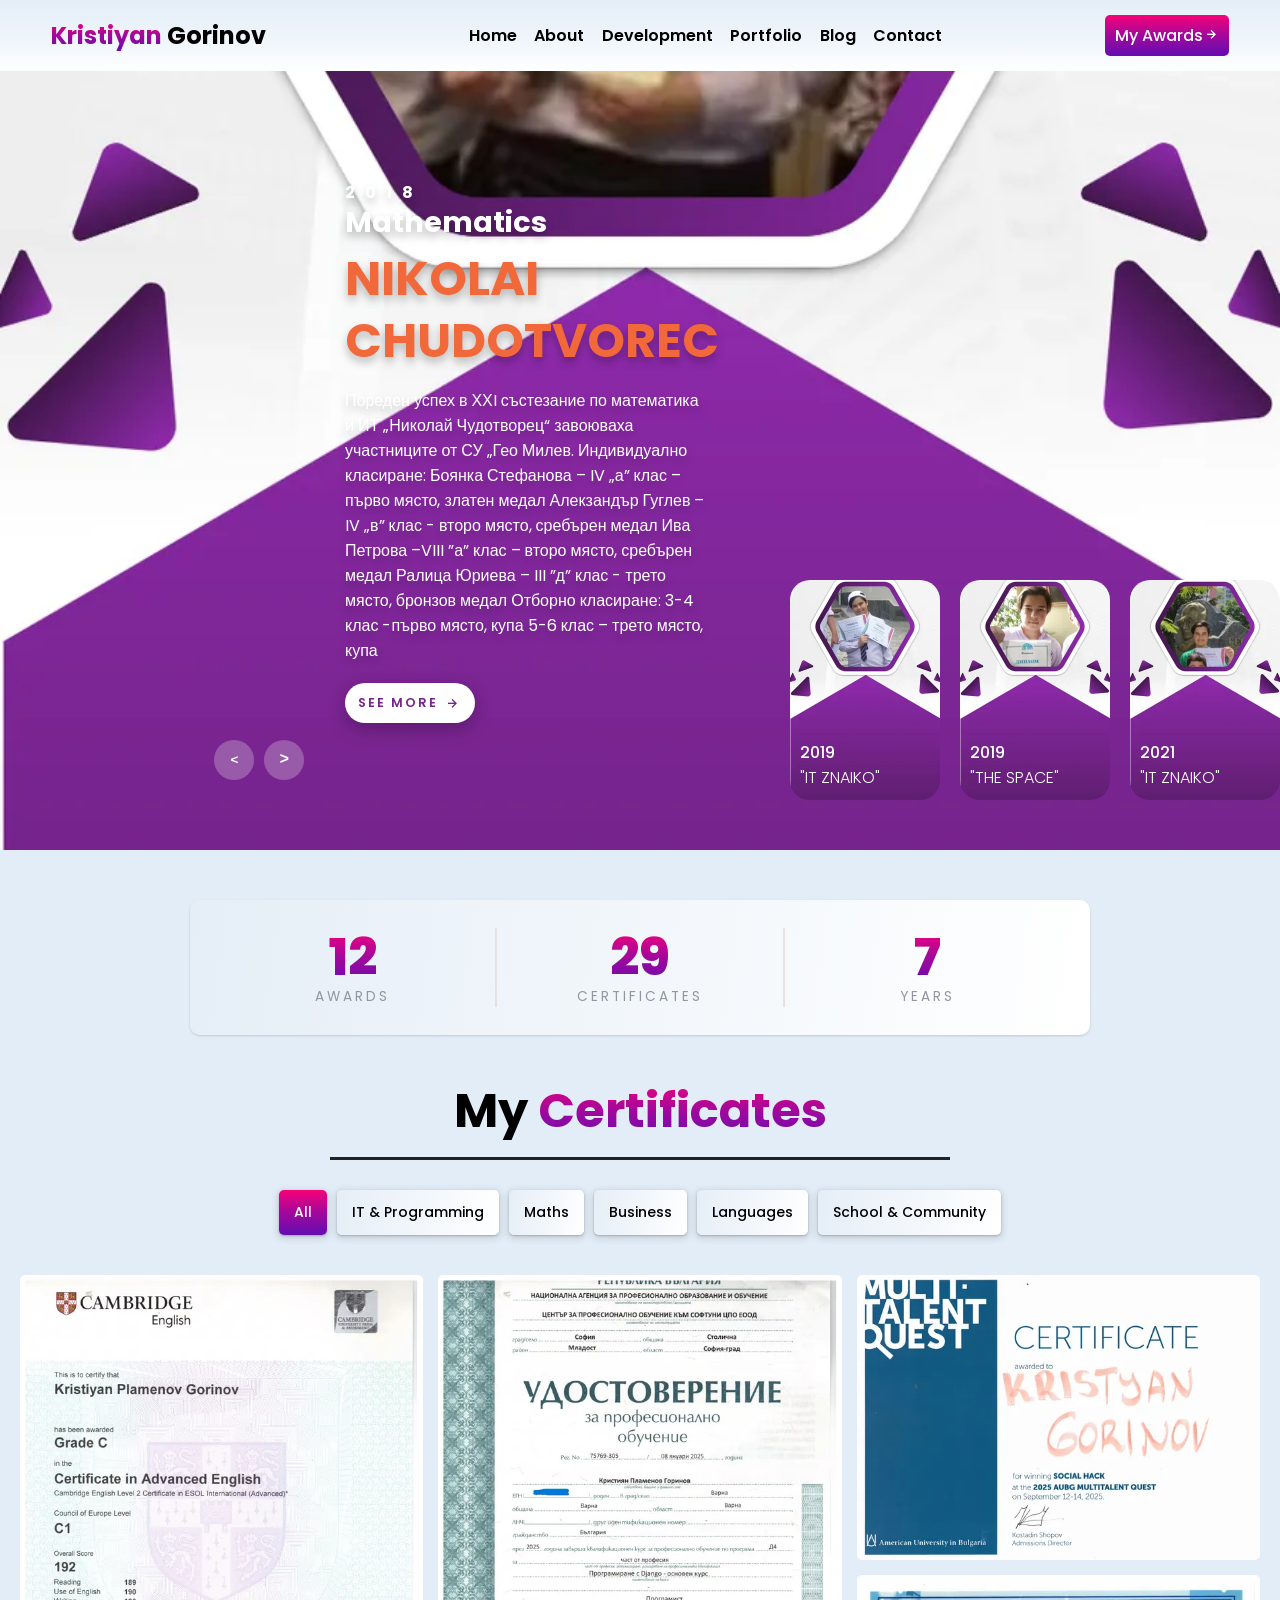
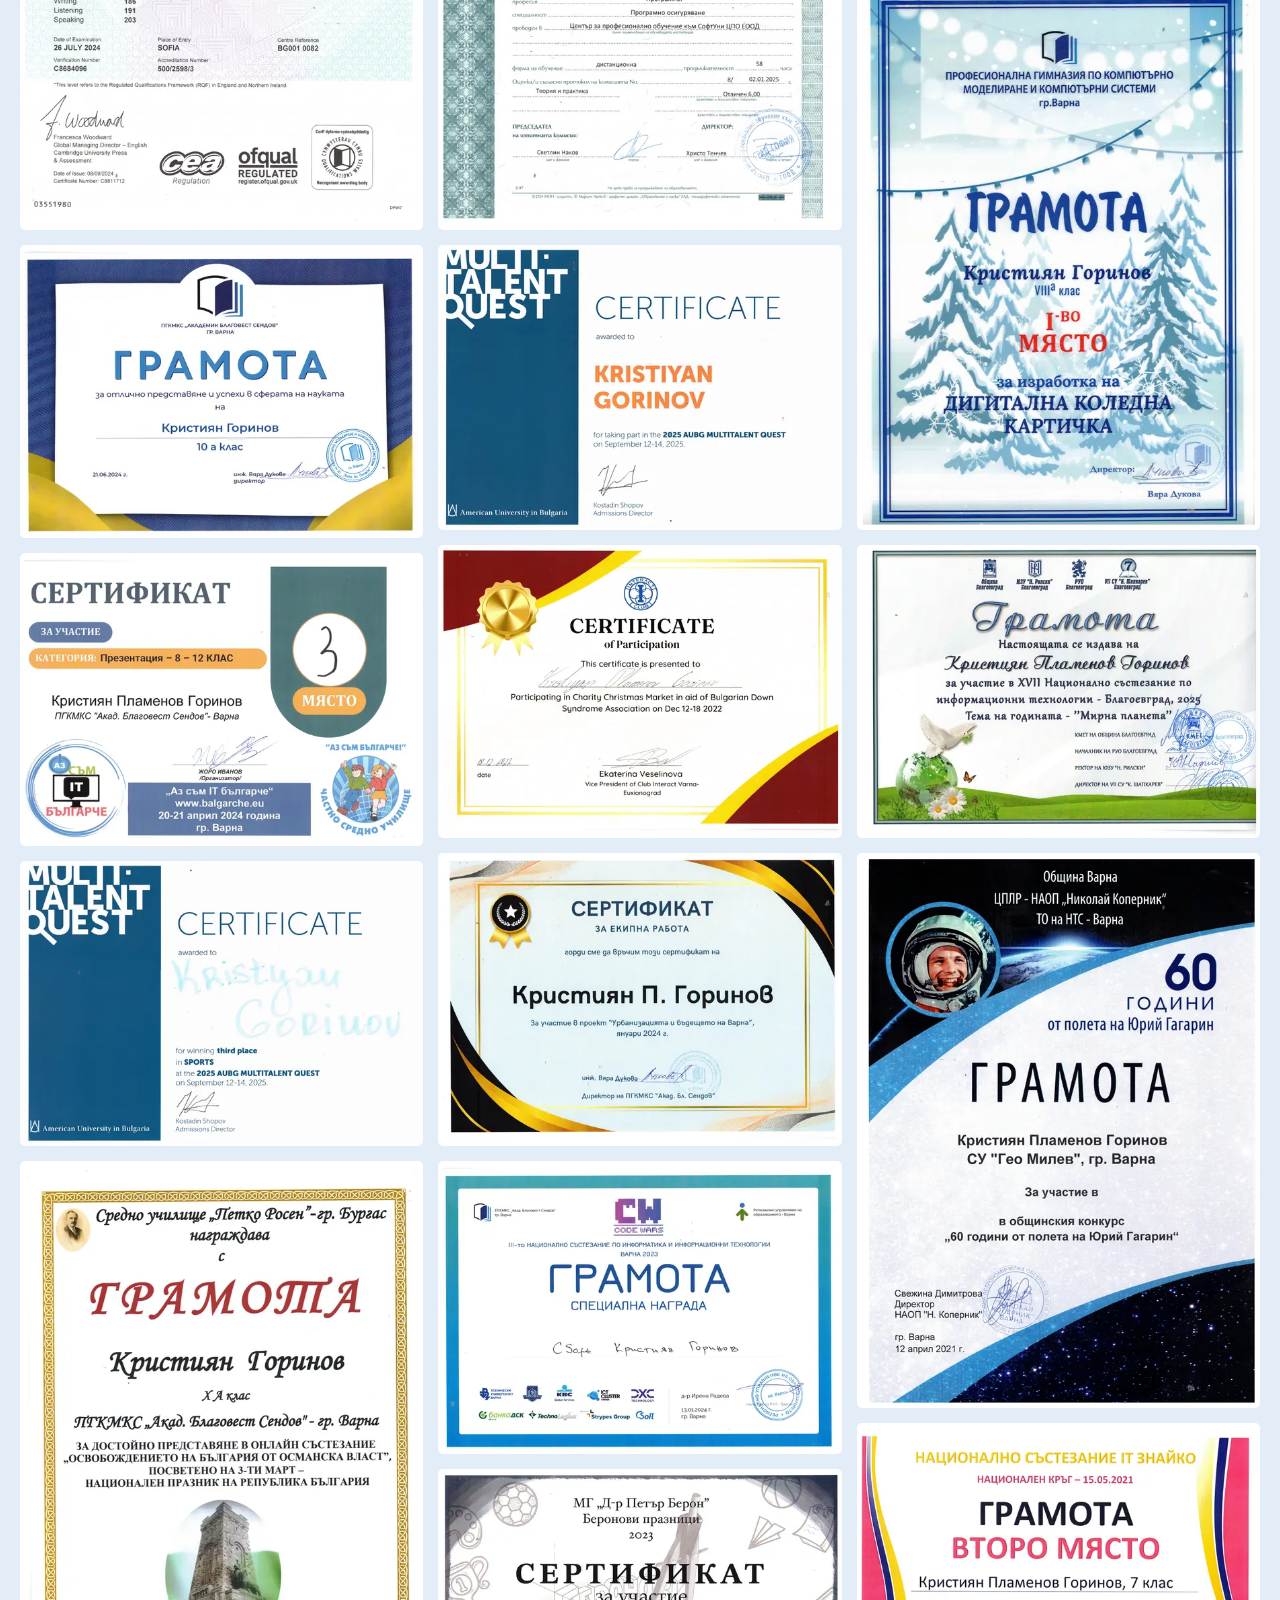
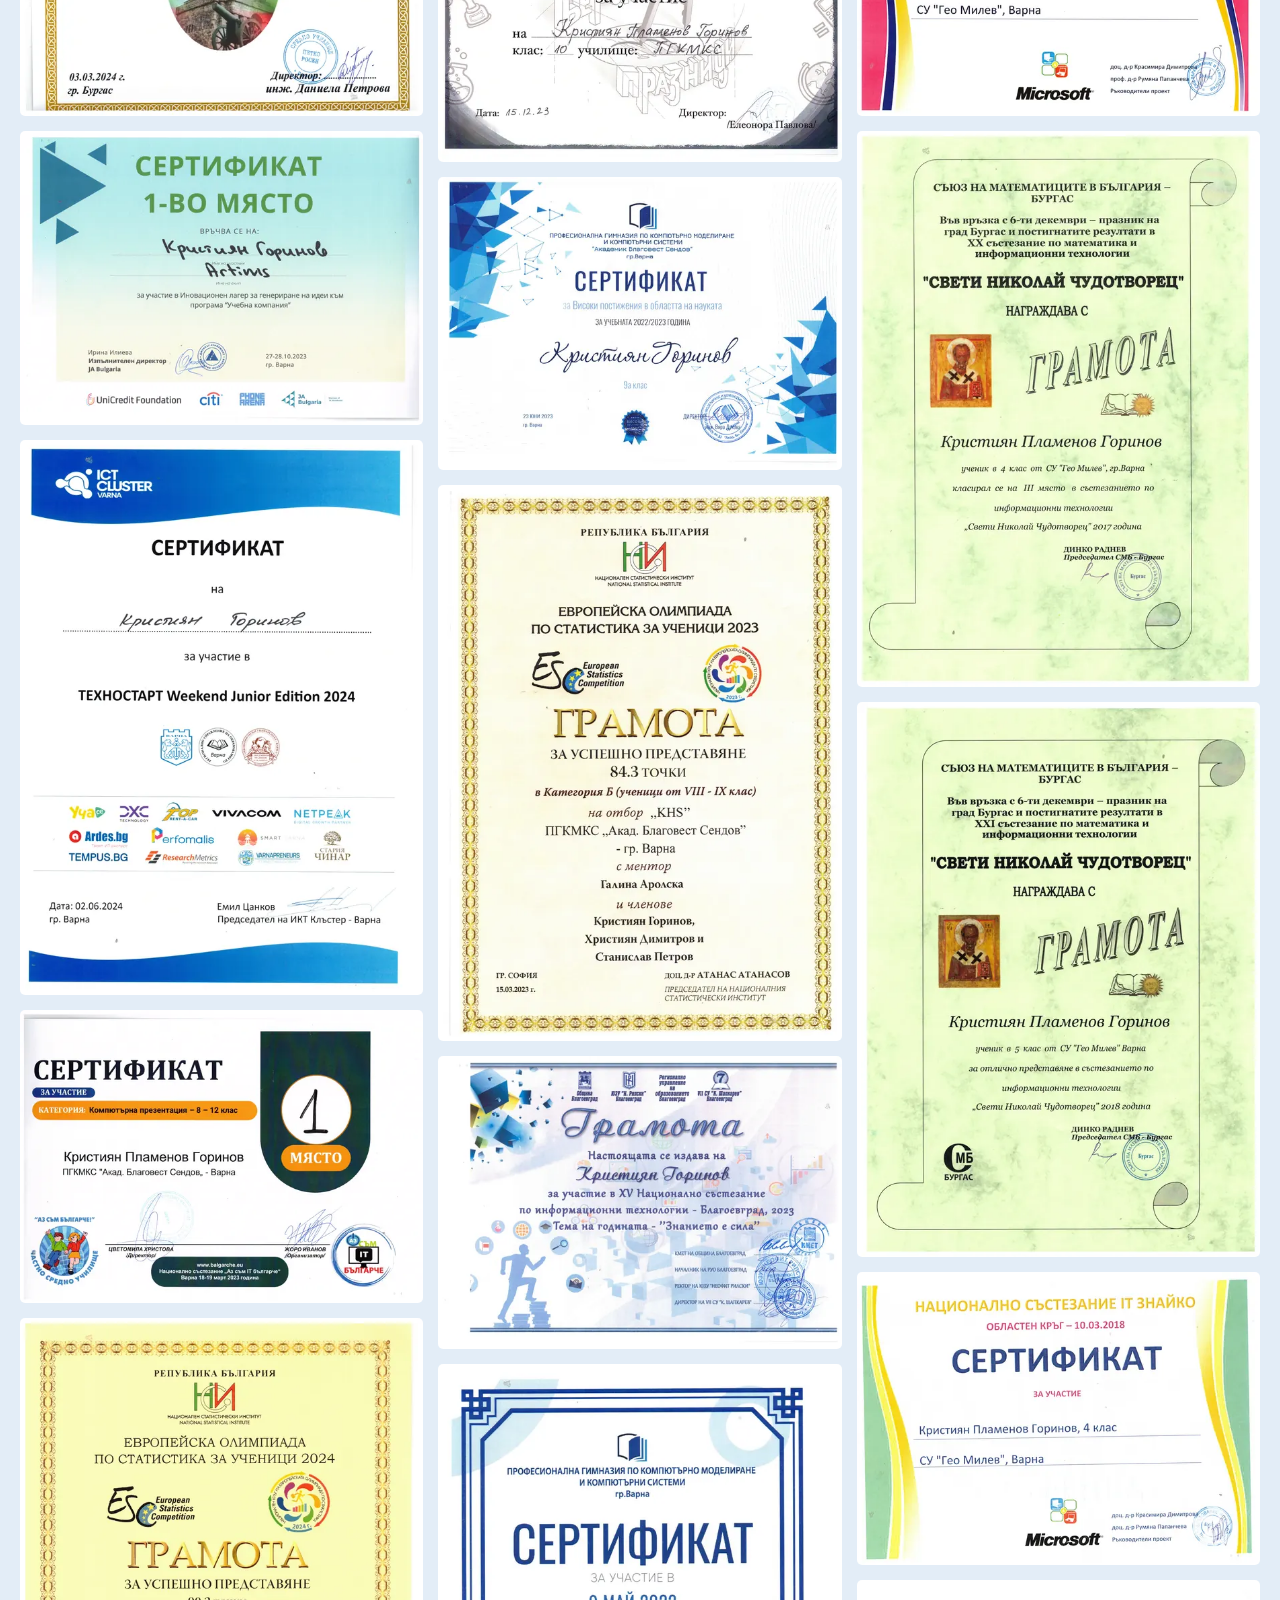
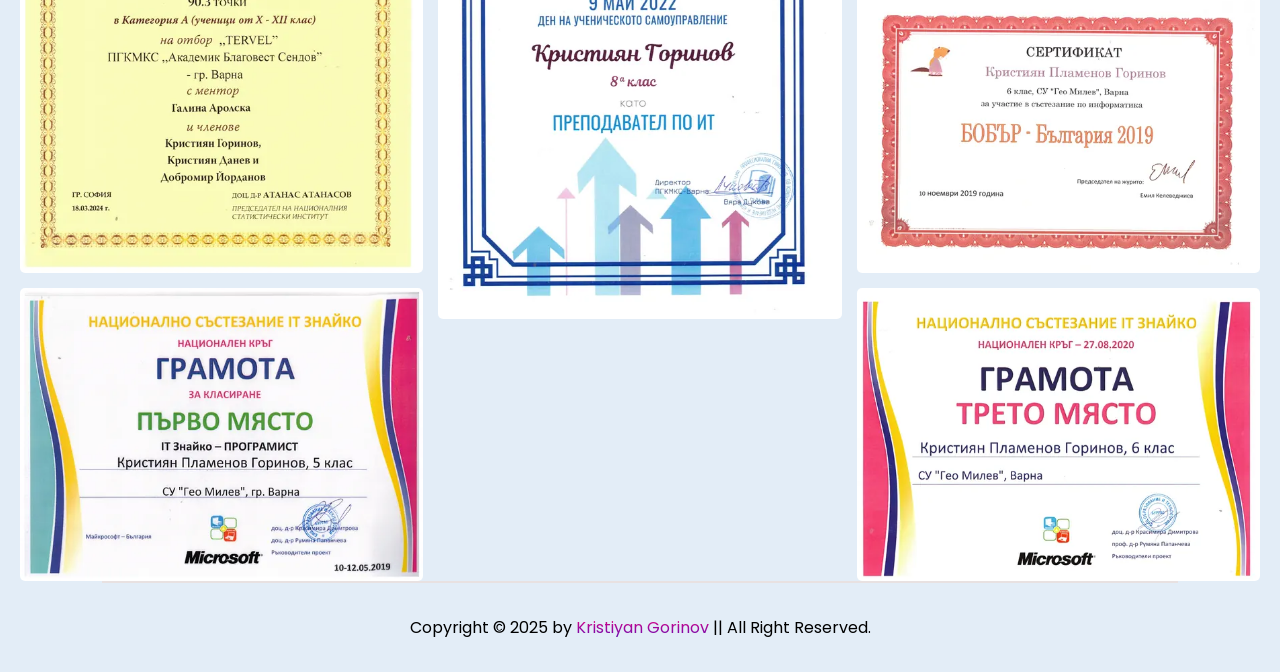
<file: awards.html>
<!DOCTYPE html>
<html lang="en">
<head>
    <meta charset="UTF-8">
    <meta name="viewport" content="width=device-width, initial-scale=1.0">
    <link rel="icon" type="image/png" href="img/portfolio/favicon.png">
    <title>Kristiyan Gorinov</title>
    <script>
        // arriving from another page of this site: skip the loader, the browser crossfades instead
        if(document.referrer && document.referrer.indexOf(location.origin) === 0) document.documentElement.classList.add('from-site');
    </script>
    <link rel="preconnect" href="https://fonts.googleapis.com">
    <link rel="preconnect" href="https://fonts.gstatic.com" crossorigin>
    <link rel="preload" as="image" href="img/activities/opt/slide-01-m.webp" media="(max-width: 678px)" fetchpriority="high">
    <link rel="preload" as="image" href="img/activities/opt/slide-01-d.webp" media="(min-width: 679px)" fetchpriority="high">
    <link rel="stylesheet" href="https://fonts.googleapis.com/css2?family=Poppins:wght@100;200;300;400;500;600;700;800&display=swap">
    <link rel="stylesheet" href="style.css">
    <link rel="stylesheet" href="awards.css">
    <link rel="stylesheet" href="./responsive.css">
    <link href='https://unpkg.com/boxicons@2.1.4/css/boxicons.min.css' rel='stylesheet' media="print" onload="this.media='all'">
</head>


<body class="loading">
    <div id="preloader"></div>
    <div class="overlay"></div>
    <header>
        <a href="index.html" class="logo"><span>Kristiyan</span> Gorinov</a>
        <ul class="navlist">
            <li><a href="index.html#home">Home</a></li>
            <li><a href="index.html#about">About</a></li>
            <li><a href="index.html#services">Development</a></li>
            <li><a href="index.html#portfolio">Portfolio</a></li>
            <li><a href="index.html#blog">Blog</a></li>
            <li><a href="index.html#contact">Contact</a></li>
        </ul>
        <div class="right-header">
            <a href="awards.html" class="btn">My Awards<i class="bx bx-right-arrow-alt"></i></a>
            <div class="menu-icon">
                <div class="bar"></div>
            </div>
        </div>
    </header>

    <!-- carousel -->
    <div class="carousel">
        <!-- list item -->
        <div class="list">
            <div class="item">
                <picture>
                    <source media="(max-width: 678px)" srcset="img/activities/opt/slide-01-m.webp" width="900" height="1600">
                    <img src="img/activities/opt/slide-01-d.webp" alt="Nikolai Chudotvorec, 2018" width="1920" height="1080" fetchpriority="high">
                </picture>
                <div class="content">
                    <div class="author">2018</div>
                    <div class="title">Mathematics</div>
                    <div class="topic">NIKOLAI CHUDOTVOREC</div>
                    <div class="des">
                                Пореден успех в ХХI  състезание по математика и  ИТ „Николай Чудотворец“ завоюваха участниците от СУ „Гео Милев.
                Индивидуално класиране:
        Боянка Стефанова  – IV „а” клас –първо  място, златен  медал
        Алекзандър  Гуглев – IV „в” клас - второ място, сребърен медал
        Ива Петрова –VIII ”а” клас – второ  място, сребърен   медал
        Ралица  Юриева – III ”д” клас - трето място, бронзов  медал
                Отборно класиране:
        3-4 клас  -първо място, купа
        5-6 клас – трето място, купа
                    </div>
                    <div class="buttons">
                        <a href="https://www.geomilev.info/news/poreden-uspeh-v-sstezanieto-n-chudotvorec.html">SEE MORE<i class="bx bx-right-arrow-alt"></i></a>
                    </div>
                </div>
            </div>
            <div class="item">
                <picture>
                    <source media="(max-width: 678px)" srcset="img/activities/opt/slide-02-m.webp" width="900" height="1600">
                    <img src="img/activities/opt/slide-02-d.webp" alt="It Znaiko, 2019" width="1920" height="1080" loading="lazy" decoding="async">
                </picture>
                <div class="content">
                    <div class="author">2019</div>
                    <div class="title">Programming</div>
                    <div class="topic">IT ZNAIKO</div>
                    <div class="des">
                        Теодор Казаков от VI „д” клас  и Кристиян Горинов от V „е” клас са на първо място в категория „Програмист” на финала на Националното състезание „IT Знайко” -  V-VIII клас.Виктор Иванов от V „а” клас е на трета позиция в категория „IT”. Даниел Йорданов  от V „а” клас е с грамота за отлично представяне.                    </div>
                    <div class="buttons">
                        <a href="https://www.geomilev.info/news/za-poreden-pt-na-prvo-myasto.html">SEE MORE<i class="bx bx-right-arrow-alt"></i></a>
                    </div>
                </div>
            </div>
            <div class="item">
                <picture>
                    <source media="(max-width: 678px)" srcset="img/activities/opt/slide-03-m.webp" width="900" height="1600">
                    <img src="img/activities/opt/slide-03-d.webp" alt="The Space, 2019" width="1920" height="1080" loading="lazy" decoding="async">
                </picture>
                <div class="content">
                    <div class="author">2019</div>
                    <div class="title">Web developing</div>
                    <div class="topic">THE SPACE</div>
                    <div class="des">
                        Даниел  Йорданов от  VI „а“  клас  и  Кристиян Горинов – VI „е“  са сред лауреатите на XXI Национален конкурс „Космосът – настояще и бъдеще на човечеството“.
                        В Деня на Народните будители, в Националния политехнически музей в София, Фондация „Еврика“ връчи на официално тържество наградите на лауреатите от конкурса.                    </div>
                    <div class="buttons">
                        <a href="https://www.geomilev.info/news/laureati-ot-xxi-nacionalen-konkurs-kosmost-nastoyashe-i-bdeshe-na-chovechestvoto.html">SEE MORE<i class="bx bx-right-arrow-alt"></i></a>
                    </div>
                </div>
            </div>
            <div class="item">
                <picture>
                    <source media="(max-width: 678px)" srcset="img/activities/opt/slide-04-m.webp" width="900" height="1600">
                    <img src="img/activities/opt/slide-04-d.webp" alt="It Znaiko, 2021" width="1920" height="1080" loading="lazy" decoding="async">
                </picture>
                <div class="content">
                    <div class="author">2021</div>
                    <div class="title">Programming</div>
                    <div class="topic">IT ZNAIKO</div>
                    <div class="des">
                        Участниците от клубовете по интереси IT Academy и Robo Academy представиха и защитиха своите проекти на Националния кръг на състезанието  IT Знайко.
                        За поредна година са класирани на призови места:
                  Раздел УЕБ сайт:
                  7 клас – Кристиян Горинов  7 „е“ – ВТОРО място
                  7 клас – Екип: Даниел Йорданов и Мартин Димитров 7 „а“ - грамота ОРИГИНАЛНА ИДЕЯ                    </div>
                    <div class="buttons">
                        <a href="https://www.geomilev.info/news/prizovi-mesta-za-uchastnici-v-klub-it-academy.html">SEE MORE<i class="bx bx-right-arrow-alt"></i></a>
                    </div>
                </div>
            </div>
            <div class="item">
                <picture>
                    <source media="(max-width: 678px)" srcset="img/activities/opt/slide-05-m.webp" width="900" height="1600">
                    <img src="img/activities/opt/slide-05-d.webp" alt="Statistics Olympiad, 2023" width="1920" height="1080" loading="lazy" decoding="async">
                </picture>
                <div class="content">
                    <div class="author">2023</div>
                    <div class="title">Mathematics</div>
                    <div class="topic">STATISTICS OLYMPIAD</div>
                    <div class="des">
                        📢През м.Януари се проведе първият етап от Националния кръг на Европейската олимпиада по статистика за ученици 2023 📊.
⚡️ За втори етап от ПГКМС "Акад. Благовест Сендов" - Варна успешно се класираха отборите 🏆:
📌 ВМК от Категория А: Мартин Анастасов - 10.в клас и Валентина Димитрова - 10.а клас, с ментор г-жа Павлина Коларова 🔥
📌 KHS от Категория Б: Кристиян Горинов - 9.а клас, Християн Димитров - 9.г клас и Станислав Петров - 9.д клас, с ментор г-жа Галина Аролска 🔥
                    </div>
                    <div class="buttons">
                        <a href="https://www.facebook.com/PGKMKS/posts/pfbid07UgrnLzH1RLcDrZ4qxYcfdck4D1PD4FFBvtpitXhdBfsRf5wbW36SJaXo73FcAwul">SEE MORE<i class="bx bx-right-arrow-alt"></i></a>
                    </div>
                </div>
            </div>
            <div class="item">
                <picture>
                    <source media="(max-width: 678px)" srcset="img/activities/opt/slide-06-m.webp" width="900" height="1600">
                    <img src="img/activities/opt/slide-06-d.webp" alt="Ja Bulgaria, 2023" width="1920" height="1080" loading="lazy" decoding="async">
                </picture>
                <div class="content">
                    <div class="author">2023</div>
                    <div class="title">Business</div>
                    <div class="topic">JA BULGARIA</div>
                    <div class="des">
                        📣 🌟Иновативната идея на екип “Artims”, в който участваха Симон Радански, Мартин Тончев  от XI.г клас и Кристиян Горинов от X.a клас спечели 🥇първо място на Иновационен лагер за генериране на идеи, #УчебнаКомпания, организиран от Junior Achievement Bulgaria , който се състоя на 27 - 28.10. 2023 г. в Икономически университет Варна.                     </div>
                    <div class="buttons">
                        <a href="https://www.facebook.com/PGKMKS/posts/pfbid02obdJjNE6M6DQLZER42D5pp51eYhA9A9g3AQJHZ123mGMExMzdf2ruf1JSAd1q8eTl">SEE MORE<i class="bx bx-right-arrow-alt"></i></a>
                    </div>
                </div>
            </div>
            <div class="item">
                <picture>
                    <source media="(max-width: 678px)" srcset="img/activities/opt/slide-07-m.webp" width="900" height="1600">
                    <img src="img/activities/opt/slide-07-d.webp" alt="Az Sum It Bulgarche, 2023" width="1920" height="1080" loading="lazy" decoding="async">
                </picture>
                <div class="content">
                    <div class="author">2023</div>
                    <div class="title">Presentation</div>
                    <div class="topic">AZ SUM IT BULGARCHE</div>
                    <div class="des">
                        🎉 Учениците от ПГКМКС "Акад. Благовест Сендов" гр . Варна направиха страхотно представяне на Националното състезание по информационни технологии "Аз съм ИТ българче", където участниците имаха 4 часа за разработване на проекти. 
                        🏆 Първо място за Кристиян Горинов от IXа клас в раздел "Презентация" за енергията, която вложи в своя проект;                    </div>
                    <div class="buttons">
                        <a href="https://www.facebook.com/PGKMKS/posts/pfbid02xBJCAvZ4vgnnhaTy4ffbtraXdisHgKmTuPAntkWpP85FfDAdmxjooWGk3kJwZX5El">SEE MORE<i class="bx bx-right-arrow-alt"></i></a>
                    </div>
                </div>
            </div>
            <div class="item">
                <picture>
                    <source media="(max-width: 678px)" srcset="img/activities/opt/slide-08-m.webp" width="900" height="1600">
                    <img src="img/activities/opt/slide-08-d.webp" alt="Beronovite Praznici, 2023" width="1920" height="1080" loading="lazy" decoding="async">
                </picture>
                <div class="content">
                    <div class="author">2023</div>
                    <div class="title">Mathematics</div>
                    <div class="topic">BERONOVITE PRAZNICI</div>
                    <div class="des">
                        🎉🧮 Поздравления за нашите ученици от ПГКМКС "Акад. Благовест Сендов" в град Варна, които взеха участие в математическото състезание "Беронови празници" по случай юбилея на МГ"Д-р П. Берон" на 15.12.23! 🎉🧮
                        Нашите ученици от осми, девети, десети и единадесети клас представиха нашето училище с гордост и достойнство в това интересно и забавно състезание. Училището ни участва с шест отбора, които се справиха отлично! 👏🌟                    </div>
                    <div class="buttons">
                        <a href="https://www.facebook.com/PGKMKS/posts/pfbid026FvFFo29zdBBiz8DH7g3dhN7C1sRv6eAACMpyB5GXyvMadUpSkTWa7YNdDNDPx2Kl">SEE MORE<i class="bx bx-right-arrow-alt"></i></a>
                    </div>
                </div>
            </div>
            <div class="item">
                <picture>
                    <source media="(max-width: 678px)" srcset="img/activities/opt/slide-09-m.webp" width="900" height="1600">
                    <img src="img/activities/opt/slide-09-d.webp" alt="Code Wars, 2023-2024" width="1920" height="1080" loading="lazy" decoding="async">
                </picture>
                <div class="content">
                    <div class="author">2023-2024</div>
                    <div class="title">Programming</div>
                    <div class="topic">CODE WARS</div>
                    <div class="des">
                        📢🏆 През изминалия месец се проведе финалният етап на #CodeWars2023 - едно невероятно състезание, което ни запали с интерес и вълнение! 🌟💻 https://www.facebook.com/codewarsitpg
                        .
                        С гордост обявяваме, че състезанието #CodeWars2023, на ПГКМКС "Акад. Благовест Сендов" в гр. Варна, беше истинска арена на технологиите и програмирането! 💥🔥                    </div>
                    <div class="buttons">
                        <a href="https://www.facebook.com/codewars.itpg/posts/pfbid024rze2rQFup3RhjoxNWMPiusqwP9k55yfwxzPbRtwAuBCZTwWUi9xcz2pn5AAjZk2l">SEE MORE<i class="bx bx-right-arrow-alt"></i></a>
                    </div>
                </div>
            </div>
            <div class="item">
                <picture>
                    <source media="(max-width: 678px)" srcset="img/activities/opt/slide-10-m.webp" width="900" height="1600">
                    <img src="img/activities/opt/slide-10-d.webp" alt="Technostart, 2024" width="1920" height="1080" loading="lazy" decoding="async">
                </picture>
                <div class="content">
                    <div class="author">2024</div>
                    <div class="title">Business</div>
                    <div class="topic">TechnoStart</div>
                    <div class="des">
                        🏆 С гордост представяме отбора от ПГКМКС "Акад. Благовест Сендов" от Варна, който се превърна в победител на  🚀 ТЕХНОСТАРТ Weekend Junior Edition 2024, организиран от ICT Cluster Varna / ИКТ Клъстер Варна ! 🎉
                        Състезанието, което продължи три дни, беше изпълнено с вдъхновение, креативност и страст към технологиите. Участваха 40 отбора с общо 150 ученици, които представиха своите бизнес идеи и се състезаваха за награден фонд от над 10 000 лв.                    </div>
                    <div class="buttons">
                        <a href="https://www.facebook.com/PGKMKS/posts/pfbid02oXUcBfYf4sNfHZAtYbUGm6vCzzcDmSzEg3KCsYCUMuud1MXPNEKneCEi3nU1S743l">SEE MORE<i class="bx bx-right-arrow-alt"></i></a>
                    </div>
                </div>
            </div>
            <div class="item">
                <picture>
                    <source media="(max-width: 678px)" srcset="img/activities/opt/slide-11-m.webp" width="900" height="1600">
                    <img src="img/activities/opt/slide-11-d.webp" alt="Az Sum It Bulgarche, 2024" width="1920" height="1080" loading="lazy" decoding="async">
                </picture>
                <div class="content">
                    <div class="author">2024</div>
                    <div class="title">Presentation</div>
                    <div class="topic">AZ SUM IT BULGARCHE</div>
                    <div class="des">
                        🎉 Учениците от ПГКМКС "Акад. Благовест Сендов" гр. Варна участваха на Второто национално състезание по информационни технологии "Аз съм ИТ българче", където участниците разработваха проекти в различни направления с поставени задачи от журито в продължение на 4 часа.
                        🏆 Деян Николов от ХIв клас спечели второ място в раздела "Уебсайт".
                        🏆 Кристиян Горинов от Xа клас се класира на трето място в раздела "Презентация".
                        🏆 Петър Йорданов от ХIг клас също се нареди на трето място в раздела "Фотография".                    </div>
                    <div class="buttons">
                        <a href="https://www.facebook.com/PGKMKS/posts/pfbid0nrVPRmeNuyjw5aYPg1uso4d1JcNjmLFCmnRycoFzpurpJtpfMoEQigXMt4rwxLqfl">SEE MORE<i class="bx bx-right-arrow-alt"></i></a>
                    </div>
                </div>
            </div>
            <div class="item">
                <picture>
                    <source media="(max-width: 678px)" srcset="img/activities/opt/slide-12-m.webp" width="900" height="1600">
                    <img src="img/activities/opt/slide-12-d.webp" alt="Multitalent Quest, 2025" width="1920" height="1080" loading="lazy" decoding="async">
                </picture>
                <div class="content">
                    <div class="author">2025</div>
                    <div class="title">All in one</div>
                    <div class="topic">MULTITALENT QUEST</div>
                    <div class="des">
                        This weekend the American University in Bulgaria welcomed 64 high school seniors on campus for the AUBG MultiTalent Quest, a unique competition where students get to show their skills in math, debates, arts, sports, and social innovation, all while having fun and making new friends.
And the stakes were high: the grand winner earned a full four-year scholarship at AUBG.
Congratulations to all participants, and special applause for our winners who made this edition of the MultiTalent Quest unforgettable.                    </div>
                    <div class="buttons">
                        <a href="https://www.facebook.com/AUBGcurious/posts/pfbid02pfQsZ2U65CBY9mZnTQovTgz1ipMcdZxGEXuZTRmv29vySJRmgHSuxnR5BjrdQDFhl">SEE MORE<i class="bx bx-right-arrow-alt"></i></a>
                    </div>
                </div>
            </div>  
            
            
            
        </div>
        <!-- list thumnail -->
        <div class="thumbnail">

            <div class="item">
                <img src="img/activities/opt/slide-01-t.webp" alt="" width="300" height="534" loading="lazy" decoding="async">
                <div class="content">
                    <div class="title">
                        2018
                    </div>
                    <div class="description">
                        "NIKOLAI CHUDOTVOREC" 
                    </div>
                </div>
            </div>

            <div class="item">
                <img src="img/activities/opt/slide-02-t.webp" alt="" width="300" height="534" loading="lazy" decoding="async">
                <div class="content">
                    <div class="title">
                        2019
                    </div>
                    <div class="description">
                       "IT ZNAIKO" 
                    </div>
                </div>
            </div>

            <div class="item">
                <img src="img/activities/opt/slide-03-t.webp" alt="" width="300" height="534" loading="lazy" decoding="async">
                <div class="content">
                    <div class="title">
                        2019
                    </div>
                    <div class="description">
                        "THE SPACE" 
                    </div>
                </div>
            </div>

            <div class="item">
                <img src="img/activities/opt/slide-04-t.webp" alt="" width="300" height="534" loading="lazy" decoding="async">
                <div class="content">
                    <div class="title">
                        2021
                    </div>
                    <div class="description">
                        "IT ZNAIKO" 
                    </div>
                </div>
            </div>

            <div class="item">
                <img src="img/activities/opt/slide-05-t.webp" alt="" width="300" height="534" loading="lazy" decoding="async">
                <div class="content">
                    <div class="title">
                        2023
                    </div>
                    <div class="description">
                        "STATISTICS OLYMPIAD" 
                    </div>
                </div>
            </div>

            <div class="item">
                <img src="img/activities/opt/slide-06-t.webp" alt="" width="300" height="534" loading="lazy" decoding="async">
                <div class="content">
                    <div class="title">
                        2023
                    </div>
                    <div class="description">
                        "JA BULGARIA" 
                    </div>
                </div>
            </div>

            <div class="item">
                <img src="img/activities/opt/slide-07-t.webp" alt="" width="300" height="534" loading="lazy" decoding="async">
                <div class="content">
                    <div class="title">
                        2023
                    </div>
                    <div class="description">
                        "AZ SUM IT BULGARCHE" 
                    </div>
                </div>
            </div>

            <div class="item">
                <img src="img/activities/opt/slide-08-t.webp" alt="" width="300" height="534" loading="lazy" decoding="async">
                <div class="content">
                    <div class="title">
                        2023
                    </div>
                    <div class="description">
                        "BERONOVI PRAZNICI" 
                    </div>
                </div>
            </div>

            <div class="item">
                <img src="img/activities/opt/slide-09-t.webp" alt="" width="300" height="534" loading="lazy" decoding="async">
                <div class="content">
                    <div class="title">
                        2023-2024
                    </div>
                    <div class="description">
                        "CODE WARS" 
                    </div>
                </div>
            </div>

            <div class="item">
                <img src="img/activities/opt/slide-10-t.webp" alt="" width="300" height="534" loading="lazy" decoding="async">
                <div class="content">
                    <div class="title">
                        2024
                    </div>
                    <div class="description">
                        "TechnoStart" 
                    </div>
                </div>
            </div>

            <div class="item">
                <img src="img/activities/opt/slide-11-t.webp" alt="" width="300" height="534" loading="lazy" decoding="async">
                <div class="content">
                    <div class="title">
                        2024
                    </div>
                    <div class="description">
                        "AZ SUM IT BULGARCHE" 
                    </div>
                </div>
            </div>

            <div class="item">
                <img src="img/activities/opt/slide-12-t.webp" alt="" width="300" height="534" loading="lazy" decoding="async">
                <div class="content">
                    <div class="title">
                        2025
                    </div>
                    <div class="description">
                        "MTQ25" 
                    </div>
                </div>
            </div>
                    
        </div>
        <!-- year timeline (phones), filled in by app.js -->
        <div class="timeline" role="group" aria-label="Awards by year"></div>
        <!-- next prev -->

        <div class="arrows">
            <button id="prev" aria-label="Previous award">&lt;</button>
            <div class="slide-count" aria-hidden="true"></div>
            <button id="next" aria-label="Next award">&gt;</button>
        </div>
        <!-- time running -->
        <div class="time"></div>
    </div>

    <!-- the numbers are counted from the page by app.js -->
    <div class="stats">
        <div class="stat">
            <div class="number" data-stat="awards">12</div>
            <div class="label">Awards</div>
        </div>
        <div class="stat">
            <div class="number" data-stat="certificates">30</div>
            <div class="label">Certificates</div>
        </div>
        <div class="stat">
            <div class="number" data-stat="years">7</div>
            <div class="label">Years</div>
        </div>
    </div>

    <div class="container">
        <div class="heading">
            <h3>My <span>Certificates</span></h3>
        </div>
        <!-- each certificate below carries one of these as data-category -->
        <div class="cert-filters" role="group" aria-label="Filter certificates">
            <button type="button" class="active" data-filter="all">All</button>
            <button type="button" data-filter="it">IT &amp; Programming</button>
            <button type="button" data-filter="maths">Maths</button>
            <button type="button" data-filter="business">Business</button>
            <button type="button" data-filter="languages">Languages</button>
            <button type="button" data-filter="school">School &amp; Community</button>
        </div>
        <div class="box">

            <div class="dream">
                <img src="sertificates/opt/1-600.webp" data-category="languages" srcset="sertificates/opt/1-600.webp 600w, sertificates/opt/1-1200.webp 1200w" sizes="(max-width: 768px) 50vw, 33vw" data-full="sertificates/opt/1-1200.webp" alt="Certificate" width="1200" height="1650" loading="lazy" decoding="async">
                <img src="sertificates/opt/2-600.webp" data-category="school" srcset="sertificates/opt/2-600.webp 600w, sertificates/opt/2-1200.webp 1200w" sizes="(max-width: 768px) 50vw, 33vw" data-full="sertificates/opt/2-1200.webp" alt="Certificate" width="1200" height="872" loading="lazy" decoding="async">
                <img src="sertificates/opt/10-600.webp" data-category="it" srcset="sertificates/opt/10-600.webp 600w, sertificates/opt/10-1200.webp 1200w" sizes="(max-width: 768px) 50vw, 33vw" data-full="sertificates/opt/10-1200.webp" alt="Certificate" width="1200" height="872" loading="lazy" decoding="async">
                <img src="sertificates/opt/29-600.webp" data-category="school" srcset="sertificates/opt/29-600.webp 600w, sertificates/opt/29-1200.webp 1200w" sizes="(max-width: 768px) 50vw, 33vw" data-full="sertificates/opt/29-1200.webp" alt="Certificate" width="1200" height="848" loading="lazy" decoding="async">
                <img src="sertificates/opt/4-600.webp" data-category="school" srcset="sertificates/opt/4-600.webp 600w, sertificates/opt/4-1200.webp 1200w" sizes="(max-width: 768px) 50vw, 33vw" data-full="sertificates/opt/4-1200.webp" alt="Certificate" width="1200" height="1650" loading="lazy" decoding="async">
                <img src="sertificates/opt/5-600.webp" data-category="business" srcset="sertificates/opt/5-600.webp 600w, sertificates/opt/5-1200.webp 1200w" sizes="(max-width: 768px) 50vw, 33vw" data-full="sertificates/opt/5-1200.webp" alt="Certificate" width="1200" height="872" loading="lazy" decoding="async">
                <img src="sertificates/opt/6-600.webp" data-category="business" srcset="sertificates/opt/6-600.webp 600w, sertificates/opt/6-1200.webp 1200w" sizes="(max-width: 768px) 50vw, 33vw" data-full="sertificates/opt/6-1200.webp" alt="Certificate" width="1200" height="1650" loading="lazy" decoding="async">
                <img src="sertificates/opt/7-600.webp" data-category="it" srcset="sertificates/opt/7-600.webp 600w, sertificates/opt/7-1200.webp 1200w" sizes="(max-width: 768px) 50vw, 33vw" data-full="sertificates/opt/7-1200.webp" alt="Certificate" width="1200" height="872" loading="lazy" decoding="async">
                <img src="sertificates/opt/8-600.webp" data-category="maths" srcset="sertificates/opt/8-600.webp 600w, sertificates/opt/8-1200.webp 1200w" sizes="(max-width: 768px) 50vw, 33vw" data-full="sertificates/opt/8-1200.webp" alt="Certificate" width="1200" height="1650" loading="lazy" decoding="async">
                <img src="sertificates/opt/9-600.webp" data-category="it" srcset="sertificates/opt/9-600.webp 600w, sertificates/opt/9-1200.webp 1200w" sizes="(max-width: 768px) 50vw, 33vw" data-full="sertificates/opt/9-1200.webp" alt="Certificate" width="1200" height="872" loading="lazy" decoding="async">
            </div>
            <div class="dream">
                <img src="sertificates/opt/3-600.webp" data-category="it" srcset="sertificates/opt/3-600.webp 600w, sertificates/opt/3-1200.webp 1200w" sizes="(max-width: 768px) 50vw, 33vw" data-full="sertificates/opt/3-1200.webp" alt="Certificate" width="1200" height="1650" loading="lazy" decoding="async">
                <img src="sertificates/opt/28-600.webp" data-category="school" srcset="sertificates/opt/28-600.webp 600w, sertificates/opt/28-1200.webp 1200w" sizes="(max-width: 768px) 50vw, 33vw" data-full="sertificates/opt/28-1200.webp" alt="Certificate" width="1200" height="848" loading="lazy" decoding="async">
                <img src="sertificates/opt/11-600.webp" data-category="school" srcset="sertificates/opt/11-600.webp 600w, sertificates/opt/11-1200.webp 1200w" sizes="(max-width: 768px) 50vw, 33vw" data-full="sertificates/opt/11-1200.webp" alt="Certificate" width="1200" height="872" loading="lazy" decoding="async">
                <img src="sertificates/opt/12-600.webp" data-category="school" srcset="sertificates/opt/12-600.webp 600w, sertificates/opt/12-1200.webp 1200w" sizes="(max-width: 768px) 50vw, 33vw" data-full="sertificates/opt/12-1200.webp" alt="Certificate" width="1200" height="872" loading="lazy" decoding="async">
                <img src="sertificates/opt/13-600.webp" data-category="it" srcset="sertificates/opt/13-600.webp 600w, sertificates/opt/13-1200.webp 1200w" sizes="(max-width: 768px) 50vw, 33vw" data-full="sertificates/opt/13-1200.webp" alt="Certificate" width="1200" height="872" loading="lazy" decoding="async">
                <img src="sertificates/opt/14-600.webp" data-category="maths" srcset="sertificates/opt/14-600.webp 600w, sertificates/opt/14-1200.webp 1200w" sizes="(max-width: 768px) 50vw, 33vw" data-full="sertificates/opt/14-1200.webp" alt="Certificate" width="1200" height="872" loading="lazy" decoding="async">
                <img src="sertificates/opt/15-600.webp" data-category="school" srcset="sertificates/opt/15-600.webp 600w, sertificates/opt/15-1200.webp 1200w" sizes="(max-width: 768px) 50vw, 33vw" data-full="sertificates/opt/15-1200.webp" alt="Certificate" width="1200" height="872" loading="lazy" decoding="async">
                <img src="sertificates/opt/16-600.webp" data-category="maths" srcset="sertificates/opt/16-600.webp 600w, sertificates/opt/16-1200.webp 1200w" sizes="(max-width: 768px) 50vw, 33vw" data-full="sertificates/opt/16-1200.webp" alt="Certificate" width="1200" height="1650" loading="lazy" decoding="async">
                <img src="sertificates/opt/17-600.webp" data-category="it" srcset="sertificates/opt/17-600.webp 600w, sertificates/opt/17-1200.webp 1200w" sizes="(max-width: 768px) 50vw, 33vw" data-full="sertificates/opt/17-1200.webp" alt="Certificate" width="1200" height="872" loading="lazy" decoding="async">
                <img src="sertificates/opt/18-600.webp" data-category="school" srcset="sertificates/opt/18-600.webp 600w, sertificates/opt/18-1200.webp 1200w" sizes="(max-width: 768px) 50vw, 33vw" data-full="sertificates/opt/18-1200.webp" alt="Certificate" width="1200" height="1650" loading="lazy" decoding="async">

            </div>
            <div class="dream">
                <img src="sertificates/opt/30-600.webp" data-category="school" srcset="sertificates/opt/30-600.webp 600w, sertificates/opt/30-1200.webp 1200w" sizes="(max-width: 768px) 50vw, 33vw" data-full="sertificates/opt/30-1200.webp" alt="Certificate" width="1200" height="848" loading="lazy" decoding="async">
                <img src="sertificates/opt/20-600.webp" data-category="it" srcset="sertificates/opt/20-600.webp 600w, sertificates/opt/20-1200.webp 1200w" sizes="(max-width: 768px) 50vw, 33vw" data-full="sertificates/opt/20-1200.webp" alt="Certificate" width="1200" height="1650" loading="lazy" decoding="async">
                <img src="sertificates/opt/19-600.webp" data-category="it" srcset="sertificates/opt/19-600.webp 600w, sertificates/opt/19-1200.webp 1200w" sizes="(max-width: 768px) 50vw, 33vw" data-full="sertificates/opt/19-1200.webp" alt="Certificate" width="1200" height="872" loading="lazy" decoding="async">
                <img src="sertificates/opt/21-600.webp" data-category="school" srcset="sertificates/opt/21-600.webp 600w, sertificates/opt/21-1200.webp 1200w" sizes="(max-width: 768px) 50vw, 33vw" data-full="sertificates/opt/21-1200.webp" alt="Certificate" width="1200" height="1650" loading="lazy" decoding="async">
                <img src="sertificates/opt/22-600.webp" data-category="it" srcset="sertificates/opt/22-600.webp 600w, sertificates/opt/22-1200.webp 1200w" sizes="(max-width: 768px) 50vw, 33vw" data-full="sertificates/opt/22-1200.webp" alt="Certificate" width="1200" height="872" loading="lazy" decoding="async">
                <img src="sertificates/opt/23-600.webp" data-category="it" srcset="sertificates/opt/23-600.webp 600w, sertificates/opt/23-1200.webp 1200w" sizes="(max-width: 768px) 50vw, 33vw" data-full="sertificates/opt/23-1200.webp" alt="Certificate" width="1200" height="1650" loading="lazy" decoding="async">
                <img src="sertificates/opt/24-600.webp" data-category="it" srcset="sertificates/opt/24-600.webp 600w, sertificates/opt/24-1200.webp 1200w" sizes="(max-width: 768px) 50vw, 33vw" data-full="sertificates/opt/24-1200.webp" alt="Certificate" width="1200" height="1650" loading="lazy" decoding="async">
                <img src="sertificates/opt/25-600.webp" data-category="it" srcset="sertificates/opt/25-600.webp 600w, sertificates/opt/25-1200.webp 1200w" sizes="(max-width: 768px) 50vw, 33vw" data-full="sertificates/opt/25-1200.webp" alt="Certificate" width="1200" height="872" loading="lazy" decoding="async">
                <img src="sertificates/opt/26-600.webp" data-category="it" srcset="sertificates/opt/26-600.webp 600w, sertificates/opt/26-1200.webp 1200w" sizes="(max-width: 768px) 50vw, 33vw" data-full="sertificates/opt/26-1200.webp" alt="Certificate" width="1200" height="872" loading="lazy" decoding="async">
                <img src="sertificates/opt/27-600.webp" data-category="it" srcset="sertificates/opt/27-600.webp 600w, sertificates/opt/27-1200.webp 1200w" sizes="(max-width: 768px) 50vw, 33vw" data-full="sertificates/opt/27-1200.webp" alt="Certificate" width="1200" height="872" loading="lazy" decoding="async">
            </div>
        </div>
    </div>

    <footer>
        <p>Copyright © 2025 by <span>Kristiyan Gorinov</span> || All Right Reserved.</p>
    </footer>

    <!-- certificate zoom -->
    <div class="lightbox" id="lightbox" aria-hidden="true">
        <img alt="Certificate">
        <div class="lightbox-pager">
            <button type="button" id="lightbox-prev" aria-label="Previous certificate">&lt;</button>
            <div class="lightbox-count"></div>
            <button type="button" id="lightbox-next" aria-label="Next certificate">&gt;</button>
        </div>
    </div>

    <script src="app.js"></script>
</body>
</html>
</file>
<file: style.css>
*{
    padding: 9;
    margin: 0;
    box-sizing: border-box;
    list-style: none;
    scroll-behavior: smooth;
} 

a{
    text-decoration: none;
    color: #000;
}

body{
    font-family: 'Poppins', sans-serif;
    background: var(--bg-color);
    overflow-x: hidden;
}

/* scrollbar in the site's colours: a gradient pill in a soft groove.
   Only where there is a mouse - phones keep their own thin overlay bar. */
@media (hover: hover) and (pointer: fine){
    ::-webkit-scrollbar{
        width: 14px;
        height: 14px;
    }

    ::-webkit-scrollbar-track{
        background: var(--bg-color);
        box-shadow: inset 3px 0 6px rgba(204,219,232,0.9);
    }

    ::-webkit-scrollbar-thumb{
        background: var(--gradient-color-bg);
        background-clip: padding-box;
        border: 3px solid transparent;
        border-radius: 10px;
    }

    ::-webkit-scrollbar-thumb:hover,
    ::-webkit-scrollbar-thumb:active{
        border-width: 2px;
    }

    ::-webkit-scrollbar-corner{
        background: var(--bg-color);
    }

    /* Firefox can't draw a gradient thumb: same idea in one brand colour */
    @supports not selector(::-webkit-scrollbar){
        html{
            scrollbar-width: thin;
            scrollbar-color: #a0089c var(--bg-color);
        }
    }
}

header{
    padding: 15px 8%;
    width: 100%;
    position: fixed;
    top: 0;
    left: 0;
    display: flex;
    align-items: center;
    justify-content: space-between;
    background: var(--gradient-white-bg);
    z-index: 101;
    transition: .3s;
}

header .logo{
    font-size: 1.7rem;
    font-weight: 700;
}

span{
    background: var(--gradient-color-bg);
    -webkit-background-clip: text;
    color: transparent;
}

ul.navlist{
    display: flex;
}

.menu-icon .bar,
.menu-icon::after,
.menu-icon::before{
    content: "";
    display: none;
    width: 100%;
    height: 4px;
    border-radius: 3px;
    background: #000;
    margin: 6px 0;
    transition: .4s;
}

.menu-icon.active::before{
    transform: rotate(-45deg) translate(-6px, 6px);
}

.menu-icon.active::after{
    transform: rotate(45deg)translate(-8px, -8px);
}

.menu-icon.active .bar{
    opacity: 0;
}

section{
    padding: 90px 8%;
}

.home{
    min-height: 100vh;
    height: 100%;
    width: 100%;
    display: flex;
    grid-template-columns: repeat(2,1fr);
    align-items: center;
    grid-gap: 4em;
    background: var(--gradient-white-bg2);
}

.hero-info{
    margin-top: 3rem;
}

.hero-info h3{
    color: var(--font-color);
    font-weight: 300;
    text-transform: uppercase;
    font-size: 1.1rem;
}

.hero-info h1{
    font-size: 3.5rem;
}
.img-hero {
    position: relative;
    display: inline-block;
    text-align: center;
    padding-top: 70px;
}


.img-hero img {
    width: 100%;
    max-width: 400px;
    border-radius: 50%; 
    box-shadow: 0px 4px 10px rgba(0, 0, 0, 0.2);
}

.text-animate h2::before{
    content: "";
    position: absolute;
    top: 7px;
    left: -3px;
    width: 0;
    height: 70%;
    border-right: 2px solid var(--main-color);
    animation: moveCursorText 3s linear infinite;
    animation-delay: 2s;
}

.hero-info p{
    font-size: .9rem;
    color: var(--font-color);
    line-height: 1.5rem;
}

.btn-box{
    display: flex;
    justify-content: space-between;
    width: 320px;
    margin-top: 2rem;
    margin-bottom: 6rem;
}

.btn-box .btn{
    padding: 10px;
    display: flex;
    align-items: center;
    justify-content: space-between;
    gap: 8px;
}

.btn-box .d-CV{
    background: var(--gradient-white-bg2);
    padding: 10px;
    border-radius: 5px;
    font-weight: 500;
    color: #000;
    box-shadow: rgba(60,64,67,0.3)0px 1px 2px 0, rgba(60,64,67,0.15)0px 2px 6px 2px;
    transition: all .3s ease;
}

.rotate-text span::before{
    content: "";
    position: absolute;
    inset: 20px;
    background: #f2f6fb;
    border-radius: 50%;
    z-index: 1;
}

.rotate-text span i{
    position: absolute;
    inset: 0;
    background: var(--gradient-color-bg);
    filter: blur(5px);
    animation: animate 2s linear infinite;
}

.rotate-text .text{
    position: absolute;
    width: 100px;
    height: 490px;
    background: #f2f6fb;
    border-radius: 50%;
    box-shadow: 0 1px 6px 5.94px rgba(0,0,0,0.2);
    animation: rotateText 30s linear infinite;
}

.text b{
    position: absolute;
    transform-origin: 0 247px;
    display: block;
    top: 0;
    left: 50px;
    font-size: 1.2rem;
}

/* Original About Section */
.about-main {
    display: flex;
    justify-content: space-between;
    align-items: center;
    gap: 1rem;
}

.about-main .about-img {
    position: relative;
}

.about-main .about-img .aboutHero {
    width: 40vw;
    height: auto;
    border-radius: 20px;
}

.about-main .about-content h3 {
    font-size: 2.1rem;
    line-height: 3rem;
    margin: .5rem 0;
}

.about-main .about-content p {
    color: var(--font-color);
}

.about-main .content-btn > .content:not(:first-child) {
    display: none;
}

.about-main .about-btn button:hover {
    box-shadow: var(--hover-box-shadow);
}

.cvContent{
    margin-top: 1.5rem;
}


.services{
    position: relative;
}

.main-text{
    width: 100%;
    text-align: center;
    margin-bottom: 2rem;
}

.main-text .heading{
    color: var(--main-color);
}

.main-text span{
    color: var(--font-color);
    font-weight: 200;
    text-transform: uppercase;
}

.services .showcase .circle{
    position: absolute;
    width: 70px;
    height: auto;
    top: 2%;
    right: 6%;
    filter: blur(3px);
}

.services .showcase .circle2{
    position: absolute;
    width: 40px;
    height: auto;
    filter: blur(3px);
}

.services .showcase .circle3{
    position: absolute;
    width: 70px;
    height: auto;
    filter: blur(3px);
    bottom: 36%;
    left: 22%;
}

.services .showcase .half-ring{
    position: absolute;
    width: 120px;
    height: auto;
    bottom: 4%;
    right: 6%;
}

.filler-buttons{
    text-align: center;
    padding: .5rem;
    margin-bottom: 2rem;
}

.filler-buttons button{
    background: var(--gradient-white-bg2);
    padding: 12px 15px;
    border-radius: 5px;
    border: none;
    font-weight: 500;
    color: #000;
    box-shadow: rgba(60,64,67,0.3)0px 1px 2px 0,rgba(60,64,67,0.15)0px 2px 6px 2px;
    margin-right: .5rem;
    cursor: pointer;
    transition: all .3s ease;
}

.proposal img{
    padding: 20px;
}

.portfolio-box:hover img{
    transform: scale(1.1);
}

.portfolio-content a.readMore{
    padding: 8px 12px;
    font-size: .8rem;
}

.portfolio-content p{
    font-size: .9rem;
    color: var(--font-color);
    margin: .5rem 0 1rem 0;
}

.blog-box{
    padding: .5rem !important;
}

.blog{
    position: relative;
}

.cards{
    padding: 1rem .1rem;
}

.card{
    background: var(--gradient-white-bg2);
    box-shadow: rgba(60,64,67,0.18)0px 2px 4px;
    padding: 1rem;
    border-radius: 10px;
}

.card-top{
    overflow: hidden;
    border-radius: 10px 10px 0 0;
    height: 250px;
}

.blog .showcase img{
    position: absolute;
    width: 90px;
    height: 90px;
}

.blog .showcase .circle{
    filter: blur(3px);
}

.blog .showcase .ring{
    top: 0;
    left: -1%;
}

.blog .showcase .half-ring{
    top: 10%;
    right: 10%;
}

.blog .showcase .second-circle{
    top: 30%;
    left: 2%;
    filter: blur(1px);
}

.contactSkills{
    display: flex;
    justify-content: space-between;
    gap: 2rem;
}

.contact-info, .skills{
    width: 100%;
    background: var(--gradient-white-bg2);
    box-shadow: rgba(0,0,0,0.18)0px 2px 4px;
    padding: 1rem;
    border-radius: 10px;
}

.contact-info input,
.contact-info form textarea{
    width: 100%;
}

.contact-info form input,
.contact-info form textarea{
    padding: .8rem;
    border: 2px solid #e8e1e1;
    margin: .5rem 0;
    background: #e8f1f9;
    border-radius: 5px;
    outline: none;
    transition: .3s;
}

form textarea{
    resize: none;
}

form .btn{
    padding: 15px 20px;
    cursor: pointer;
    border: none;
}

.skillBox{
    padding: 0 1rem 1rem;
}

.skillBox .main-text{
    margin-bottom: 1rem;
}

.skill-wrap{
    display: grid;
    grid-template-columns: repeat(auto-fit,minmax(222px, auto));
    justify-content: center;
    grid-gap: 2.5rem;
}

.outer-circle svg circle{
    fill:none;
    stroke-width: 15px;
    stroke: url(#GradientColor);
    stroke-linecap: round;
    stroke-dasharray: 465;
    stroke-dashoffset: 464;
}

.outer-circle h2.counter{
    position: absolute;
    top: 50%;
    left: 50%;
    transform: translate(-50%, -50%);
    z-index: 1;
    font-size: .9rem;
    font-weight: 400;
}

h2.counter span{
    font-size: 1.7rem;
}

.sk-title{
    font-size: 1rem;
    font-weight: 500;
}

footer{
    text-align: center;
    margin: 0 8%;
    padding: 2rem 0;
    border-top: 2px solid #e8e1e1;
}

#progress{
    position: fixed;
    background: #193eb9;
    z-index: 1000;
    bottom: 60px;
    right: 10px;
    width: 50px;
    height: 50px;
    display: none;
    place-items: center;
    border-radius: 50%;
    color: #1d002c;
    cursor: pointer;
    box-shadow: rgba(50,50,93,0.25)0px 50px 100px -20px, rgba(0,0,0,0.3) 0px 30px 60px -30px, rgba(10,37,64,0.35)0px -2px 6px 0px inset;
}

#progress-value{
    display: grid;
    height: calc(100% - 12px);
    width: calc(100% - 12px);
    background: var(--gradient-color-bg);
    border-radius: 50%;
    color: #fff;
    place-items: center;
    font-size: 25px;
}

#preloader {
    background: #e8f1f9 url(img/portfolio/loader.gif) no-repeat center center;
    background-size: 15%;
    height: 100vh;
    width: 100%;
    position: fixed;
    top: 0;
    left: 0;
    z-index: 900;
    overflow-y: hidden;

    opacity: 1;
    visibility: visible;
    transition: opacity 0.6s ease, visibility 0.6s ease;
}

#preloader.fade-out {
  opacity: 0;
  visibility: hidden;
}

/* arriving from another page of this site (class set in the <head>): no loader */
.from-site #preloader {
    display: none;
}

/* Home <-> Awards: browsers that support it crossfade between the two pages */
@media (prefers-reduced-motion: no-preference) {
    @view-transition {
        navigation: auto;
    }
}

::view-transition-old(root),
::view-transition-new(root) {
    animation-duration: 0.6s;
}

/* the hero waits for ScrollReveal, so it never flashes before its entrance (class set in the <head>) */
html.sr .hero-info > *,
html.sr .img-hero {
    visibility: hidden;
}


.international-student {
    display: flex;
    justify-content: space-between;
    align-items: center;
    gap: 2rem;
    position: relative;
    padding: 90px 8%;
    overflow: hidden; /* Add this to contain the wide image */
}

.international-student .student-img {
    width: 250vw !important; /* Back to the wide horizontal size */
    height: 22vw; /* Keep the original height proportion */
    border-radius: 20px;
    overflow: hidden; /* Change back to hidden */
    position: relative;
}

.international-student .slider {
    width: 100%;
    height: 100%;
    position: relative;
}

.international-student p {
    color: var(--font-color);
}

.international-student h2{
    color: var(--main-color)
}

.international-student h3{
    font-size: 2rem;
}

.international-student .slide {
    width: 100%;
    height: 100%;
    border-radius: 20px;
    object-fit: cover; 
}

.arrowss {
    position: relative !important; 
    top: auto !important;
    right: auto !important;
    margin-top: 2rem;
    width: auto;
    max-width: none;
}

.arrowss button {
    width: 125px;
    height: 46px;
    border-radius: 50px;
    background: var(--gradient-color-bg);
    border: none;
    color: #fff;
    font-family: 'Poppins', sans-serif;
    font-weight: 600;
    font-size: 0.95rem;
    transition: all 0.3s ease;
    cursor: pointer;
    box-shadow: 0 4px 15px rgba(168, 85, 247, 0.3);
    position: relative;
    overflow: hidden;
}

.arrowss button::before {
    content: '';
    position: absolute;
    top: 0;
    left: -100%;
    width: 100%;
    height: 100%;
    background: linear-gradient(90deg, transparent, rgba(255, 255, 255, 0.2), transparent);
    transition: left 0.5s ease;
}

.arrowss button:hover::before {
    left: 100%;
}

.arrowss button:hover {
    transform: translateY(-3px) scale(1.05);
    box-shadow: 0 8px 25px rgba(168, 85, 247, 0.4);
}

.arrowss button:active {
    transform: translateY(-1px) scale(1.02);
}

.arrowss button i {
    margin-left: 8px;
    transition: transform 0.3s ease;
}

.arrowss button:hover i {
    transform: translateX(4px);
}

.student-img {
    position: relative;
    width: 250vw; 
    height: auto;
    border-radius: 20px;
    overflow: hidden;
}

.slider {
    position: relative;
    width: 100%;
    height: 100%;
}

.slide {
    position: absolute;
    top: 0;
    width: 100%;
    height: 100%;
    opacity: 0;
    transition: all 0.6s ease-in-out;
    transform: translateX(100%);
}

.slide.active {
    opacity: 1;
    transform: translateX(0);
    z-index: 2;
}

.slide.to-left {
  transform: translateX(-100%);
  opacity: 0;
}

.slide.from-right {
  transform: translateX(0);
  opacity: 1;
}

.slide.to-right {
  transform: translateX(100%);
  opacity: 0;
}

.slide.from-left {
  transform: translateX(0);
  opacity: 1;
}
 
#next {
  font-size: 1rem;
}

.indicators {
  display: flex;
  justify-content: center;
  margin-top: 1rem;
  gap: 0.5rem;
}


.aboutSwiper .swiper-pagination-bullet {
  background: #a855f7; /* purple */
  opacity: 0.4;
}

.aboutSwiper .swiper-pagination-bullet-active {
  opacity: 1;
}

html, body {
    max-width: 100%;
    overflow-x: hidden;
}

/* The page scrolls on <html>. body has to clip in both directions: with only
   overflow-x hidden it becomes a second scroll box and shows its own scrollbar
   next to the real one (anything sliding in from below overflows it). */
body{
    overflow: hidden;
}

.flags-divider {
    position: absolute;
    width: 100%;
    height: 600px; 
    overflow: hidden;
    z-index: -1;
    top: calc(100% + 450px); 
    left: 0;
}

.flags-bg {
    width: 100%;
    height: 100%;
    object-fit: cover; 
    opacity: 0.3;     
    position: absolute;
    top: 0;
    left: 0;
}

.interactive-flags {
    display: flex;
    justify-content: center;
    gap: 2rem;
    margin: 2rem 0;
    flex-wrap: wrap;
}

.flag-item {
    position: relative;
    width: 80px;
    height: 80px;
    border-radius: 50%;
    cursor: pointer;
    transition: all 0.3s ease;
    perspective: 1000px;
}

.flag-item img {
    width: 100%;
    height: 100%;
    object-fit: cover;
    border-radius: 50%;
    transition: all 0.3s ease;
    border: 3px solid transparent;
}

.flag-item:hover img {
    transform: scale(1.1);
    border-color: #a855f7;
    box-shadow: 0 5px 15px rgba(168, 85, 247, 0.3);
}

.flag-info {
    position: absolute;
    bottom: 100%;
    left: 50%;
    transform: translateX(-50%) translateY(-10px) scale(0.9);
    background: var(--gradient-white-bg2);
    padding: 1rem;
    border-radius: 10px;
    box-shadow: 0 5px 20px rgba(0, 0, 0, 0.1);
    opacity: 0;
    visibility: hidden;
    transition: all 0.3s ease;
    width: 160px;
    text-align: center;
    z-index: 100;
}

.flag-item:hover .flag-info {
    opacity: 1;
    visibility: visible;
    transform: translateX(-50%) translateY(-15px) scale(1);
}

.flag-info h4 {
    color: #a855f7;
    margin-bottom: 0.5rem;
    font-size: 0.9rem;
}

.flag-info p {
    font-size: 0.8rem;
    color: var(--font-color);
    margin-bottom: 0.3rem;
}

.flag-info span {
    font-size: 0.7rem;
    color: #90979f;
    font-style: italic;
}


@media (max-width: 768px) {
    .flag-item.active img {
        transform: scale(1.1);
        border-color: #a855f7;
        box-shadow: 0 5px 15px rgba(168, 85, 247, 0.3);
    }
    
    .flag-item.active .flag-info {
        opacity: 1;
        visibility: visible;
        transform: translateX(-50%) translateY(-15px) scale(1);
    }
    
    .flag-item {
        width: 70px;
        height: 70px;
    }

    .interactive-flags {
        position: relative;
    }
    
    .interactive-flags::after {
        content: 'Tap flags for info';
        position: absolute;
        bottom: -30px;
        left: 50%;
        transform: translateX(-50%);
        font-size: 0.8rem;
        color: #a855f7;
        opacity: 0.7;
        animation: pulse 2s infinite;
    }
    
    @keyframes pulse {
        0%, 100% { opacity: 0.7; }
        50% { opacity: 0.3; }
    }
}

.flag-item:active {
    transform: scale(0.95);
}

@media (max-width: 480px) {
    .interactive-flags {
        gap: 1rem;
    }
    
    .flag-item {
        width: 50px;
        height: 50px;
    }
    
    .flag-info {
        width: 120px;
        padding: 0.6rem;
    }
    
    .flag-info h4 {
        font-size: 0.8rem;
    }
    
    .flag-info p {
        font-size: 0.7rem;
    }
}



/* Notification Styles */
#notification-container {
    position: fixed;
    top: 20px;
    right: 20px;
    z-index: 10000;
    display: flex;
    flex-direction: column;
    gap: 10px;
}

.notification {
    min-width: 300px;
    padding: 15px 20px;
    border-radius: 10px;
    box-shadow: 0 4px 15px rgba(0, 0, 0, 0.1);
    display: flex;
    align-items: center;
    gap: 12px;
    transform: translateX(400px);
    opacity: 0;
    transition: all 0.3s cubic-bezier(0.68, -0.55, 0.265, 1.55);
    border-left: 4px solid;
}

.notification.show {
    transform: translateX(0);
    opacity: 1;
}

.notification.hide {
    transform: translateX(400px);
    opacity: 0;
}

.notification.success {
    background: linear-gradient(135deg, #4CAF50, #45a049);
    border-left-color: #2E7D32;
    color: white;
}

.notification.error {
    background: linear-gradient(135deg, #f44336, #d32f2f);
    border-left-color: #b71c1c;
    color: white;
}

.notification.info {
    background: linear-gradient(135deg, #2196F3, #1976D2);
    border-left-color: #0D47A1;
    color: white;
}

.notification-icon {
    font-size: 24px;
    flex-shrink: 0;
}

.notification-content {
    flex: 1;
}

.notification-title {
    font-weight: 600;
    font-size: 16px;
    margin-bottom: 4px;
}

.notification-message {
    font-size: 14px;
    opacity: 0.9;
    line-height: 1.4;
}

.notification-close {
    background: none;
    border: none;
    color: inherit;
    font-size: 18px;
    cursor: pointer;
    opacity: 0.7;
    transition: opacity 0.2s;
    padding: 5px;
    border-radius: 50%;
}

.notification-close:hover {
    opacity: 1;
    background: rgba(255, 255, 255, 0.1);
}

/* Animation for progress bar */
.notification-progress {
    position: absolute;
    bottom: 0;
    left: 0;
    height: 3px;
    background: rgba(255, 255, 255, 0.5);
    width: 100%;
    transform-origin: left;
    animation: progress 3s linear forwards;
}

@keyframes progress {
    from { transform: scaleX(1); }
    to { transform: scaleX(0); }
}

/* Mobile responsiveness */
@media (max-width: 768px) {
    #notification-container {
        top: 10px;
        right: 10px;
        left: 10px;
    }
    
    .notification {
        min-width: auto;
        width: 100%;
    }
}
</file>
<file: awards.css>
/* carousel */
.carousel{
    height: 100vh;
    margin-top: -50px;
    width: 100vw;
    overflow: hidden;
    position: relative;
}
.carousel .list .item{
    width: 100%;
    height: 100%;
    position: absolute;
    inset: 0 0 0 0;
}
.carousel .list .item picture{
    display: contents;
}
.carousel .list .item img{
    width: 100%;
    height: 100%;
    object-fit: cover;
}
.carousel .list .item .content{
    position: absolute;
    top: 20%;
    width: 1140px;
    max-width: 80%;
    left: 50%;
    transform: translateX(-50%);
    padding-right: 30%;
    box-sizing: border-box;
    color: #fff;
    text-shadow: 0 5px 10px #0004;
}
.carousel .list .item .author{
    font-weight: bold;
    letter-spacing: 10px;
}
.carousel .list .item .title,
.carousel .list .item .topic{
    font-size: 5em;
    font-weight: bold;
    line-height: 1.3em;
}
.carousel .list .item .topic{
    color: #f1683a;
}
.carousel .list .item .buttons{
    display: grid;
    grid-template-columns: repeat(2, 130px);
    grid-template-rows: 40px;
    gap: 5px;
    margin-top: 20px;
}
/* SEE MORE: a white pill in the panel's purple, next to the round pager buttons.
   On hover it lifts, turns the page's accent orange and a light sweeps across it
   (the same movement as the "Next" button on the home page). */
.carousel .list .item .buttons a{
    position: relative;
    display: flex;
    align-items: center;
    justify-content: center;
    gap: 6px;
    overflow: hidden;
    border-radius: 50px;
    background-color: #fff;
    color: #75248d;
    font-size: 12.5px;
    letter-spacing: 2px;
    font-family: Poppins;
    font-weight: 600;
    text-shadow: none;
    box-shadow: 0 6px 18px rgba(0, 0, 0, .25);
    transition: transform .3s ease, box-shadow .3s ease, background-color .3s ease, color .3s ease;
}
.carousel .list .item .buttons a i{
    font-size: 16px;
    transition: transform .3s ease;
}
.carousel .list .item .buttons a::before{
    content: "";
    position: absolute;
    top: 0;
    left: -100%;
    width: 100%;
    height: 100%;
    background: linear-gradient(90deg, transparent, rgba(255, 255, 255, .45), transparent);
    transition: left .5s ease;
}
.carousel .list .item .buttons a:hover{
    transform: translateY(-3px);
    background-color: #f1683a;
    color: #fff;
    box-shadow: 0 10px 24px rgba(0, 0, 0, .35);
}
.carousel .list .item .buttons a:hover::before{
    left: 100%;
}
.carousel .list .item .buttons a:hover i{
    transform: translateX(4px);
}
.carousel .list .item .buttons a:active{
    transform: translateY(-1px);
}
.carousel .list .item .buttons a:focus-visible{
    outline: 2px solid #fff;
    outline-offset: 3px;
}
.carousel .list .item .buttons a:nth-child(2){
    background-color: transparent;
    border: 1px solid #fff;
    color: #eee;
}
/* thumbail */
.thumbnail{
    position: absolute;
    bottom: 50px;
    left: 50%;
    width: max-content;
    z-index: 100;
    display: flex;
    gap: 20px;
}
.thumbnail .item{
    width: 150px;
    height: 220px;
    flex-shrink: 0;
    position: relative;
}
.thumbnail .item img{
    width: 100%;
    height: 100%;
    object-fit: cover;
    border-radius: 20px;
}
.thumbnail .item .content{
    color: #fff;
    position: absolute;
    bottom: 10px;
    left: 10px;
    right: 10px;
}
.thumbnail .item .content .title{
    font-weight: 500;
}
.thumbnail .item .content .description{
    font-weight: 300;
}
/* arrows */
.arrows{
    position: absolute;
    top: 80%;
    right: 52%;
    z-index: 100;
    width: 300px;
    max-width: 30%;
    display: flex;
    gap: 10px;
    align-items: center;
}
.arrows button{
    width: 40px;
    height: 40px;
    border-radius: 50%;
    background-color: #eee4;
    border: none;
    color: #fff;
    font-family: monospace;
    font-weight: bold;
    transition: .5s;
}
.arrows button:hover{
    background-color: #fff;
    color: #000;
}
.slide-count,
.timeline{
    display: none;
}

/* animation */
.carousel .list .item:nth-child(1){
    z-index: 1;
}

/* animation text in first item */

.carousel .list .item:nth-child(1) .content .author,
.carousel .list .item:nth-child(1) .content .title,
.carousel .list .item:nth-child(1) .content .topic,
.carousel .list .item:nth-child(1) .content .des,
.carousel .list .item:nth-child(1) .content .buttons
{
    transform: translateY(50px);
    filter: blur(20px);
    opacity: 0;
    animation: showContent .5s 1s linear 1 forwards;
}

.container{
    display: flex;
    flex-direction: column;
    justify-content: center;
    align-items: center;
    text-align: center;
    margin: 40px 20px 0 20px;
}

.container .heading{
    width: 50%;
    padding-bottom: 30px;
}

.container .heading h3{
    font-size: 3em;
    font-weight: bolder;
    border-bottom: 3px solid #222;
    padding-bottom: 10px;
}

/* filter chips, same look as the hobby filter on the home page */
.cert-filters{
    display: flex;
    flex-wrap: wrap;
    justify-content: center;
    gap: 10px;
    margin-bottom: 40px;
}
.cert-filters button{
    background: var(--gradient-white-bg2);
    padding: 12px 15px;
    border-radius: 5px;
    border: none;
    font-family: Poppins;
    font-size: 14px;
    font-weight: 500;
    color: #000;
    box-shadow: rgba(60,64,67,0.3)0px 1px 2px 0,rgba(60,64,67,0.15)0px 2px 6px 2px;
    cursor: pointer;
    transition: all .3s ease;
}
.cert-filters button:hover,
.cert-filters button.active{
    background: var(--gradient-color-bg);
    color: #fff;
}

/* masonry: the three .dream groups flow into one set of columns */
.container .box{
    width: 100%;
    columns: 3;
    column-gap: 15px;
}

.container .box .dream{
    display: contents;
}

.container .box .dream img{
    display: block;
    width: 100%;
    height: auto;
    margin-bottom: 15px;
    border-radius: 5px;
    cursor: zoom-in;
    break-inside: avoid;
}
.container .box .dream img.filtered-out{
    display: none;
}

/* fade up on scroll (class added by app.js), same pace as the reveals on the home page */
.reveal{
    opacity: 0;
    transform: translateY(60px);
    transition: opacity 2s cubic-bezier(.5,0,0,1), transform 2s cubic-bezier(.5,0,0,1);
}
.reveal.is-visible{
    opacity: 1;
    transform: none;
}

/* stat strip between the carousel and the certificates */
.stats{
    display: flex;
    width: calc(100% - 40px);
    max-width: 900px;
    margin: 50px auto 0;
    padding: 28px 20px;
    border-radius: 10px;
    background: var(--gradient-white-bg2);
    box-shadow: rgba(0,0,0,0.1)0px 1px 3px 0,rgba(0,0,0,0.06)0px 1px 2px 0px;
    text-align: center;
}
.stats .stat{
    flex: 1;
}
.stats .stat + .stat{
    border-left: 2px solid #e8e1e1;
}
.stats .number{
    font-size: 3.2em;
    font-weight: 800;
    line-height: 1.15;
    font-variant-numeric: tabular-nums;
    background: var(--gradient-color-bg);
    -webkit-background-clip: text;
    background-clip: text;
    color: transparent;
}
.stats .label{
    color: var(--font-color);
    font-size: .85em;
    text-transform: uppercase;
    letter-spacing: 3px;
}

/* certificate zoom */
.lightbox{
    position: fixed;
    inset: 0;
    z-index: 2000;
    display: flex;
    flex-direction: column;
    align-items: center;
    justify-content: center;
    gap: 14px;
    padding: 16px;
    background: rgba(20, 6, 26, .92);
    opacity: 0;
    visibility: hidden;
    transition: opacity .25s ease, visibility .25s ease;
    cursor: zoom-out;
    touch-action: pinch-zoom;
}
.lightbox.open{
    opacity: 1;
    visibility: visible;
}
.lightbox img{
    max-width: 100%;
    max-height: calc(100% - 58px);
    object-fit: contain;
    border-radius: 6px;
    transform: scale(.96);
    transition: transform .25s ease;
}
.lightbox.open img{
    transform: none;
}
.lightbox-pager{
    display: flex;
    align-items: center;
    gap: 6px;
    cursor: default;
}
.lightbox-pager button{
    width: 44px;
    height: 44px;
    border-radius: 50%;
    background-color: #eee4;
    border: none;
    color: #fff;
    font-family: monospace;
    font-size: 15px;
    font-weight: bold;
    cursor: pointer;
    transition: .5s;
}
.lightbox-pager button:hover{
    background-color: #fff;
    color: #000;
}
.lightbox-count{
    min-width: 70px;
    text-align: center;
    color: #fff;
    font-size: 13px;
    font-weight: 500;
    letter-spacing: 2px;
}


@keyframes showContent{
    to{
        transform: translateY(0px);
        filter: blur(0px);
        opacity: 1;
    }
}
.carousel .list .item:nth-child(1) .content .title{
    animation-delay: 1.2s!important;
}
.carousel .list .item:nth-child(1) .content .topic{
    animation-delay: 1.4s!important;
}
.carousel .list .item:nth-child(1) .content .des{
    animation-delay: 1.6s!important;
}
.carousel .list .item:nth-child(1) .content .buttons{
    animation-delay: 1.8s!important;
}


/* create animation when next click */
.carousel.next .list .item:nth-child(1) img{
    width: 150px;
    height: 220px;
    position: absolute;
    bottom: 50px;
    left: 50%;
    border-radius: 30px;
    animation: showImage .5s linear 1 forwards;
}


@keyframes showImage{
    to{
        bottom: 0;
        left: 0;
        width: 100%;
        height: 100%;
        border-radius: 0;
    }
}

.carousel.next .thumbnail .item:nth-last-child(1){
    overflow: hidden;
    animation: showThumbnail .5s linear 1 forwards;
}
.carousel.prev .list .item img{
    z-index: 100;
}
@keyframes showThumbnail{
    from{
        width: 0;
        opacity: 0;
    }
}
.carousel.next .thumbnail{
    animation: effectNext .5s linear 1 forwards;
}

@keyframes effectNext{
    from{
        transform: translateX(150px);
    }
}

/* running time */

.carousel .time{
    position: absolute;
    z-index: 1000;
    width: 0%;
    height: 3px;
    background-color: #f1683a;
    left: 0;
    top: 0;
}

.carousel.next .time,
.carousel.prev .time{
    animation: runningTime 3s linear 1 forwards;
}
@keyframes runningTime{
    from{ width: 100%}
    to{width: 0}
}


/* prev click */

.carousel.prev .list .item:nth-child(2){
    z-index: 2;
}

.carousel.prev .list .item:nth-child(2) img{
    animation: outFrame 0.5s linear 1 forwards;
    position: absolute;
    bottom: 0;
    left: 0;
}
@keyframes outFrame{
    to{
        width: 150px;
        height: 220px;
        bottom: 50px;
        left: 50%;
        border-radius: 20px;
    }
}

.carousel.prev .thumbnail .item:nth-child(1){
    overflow: hidden;
    opacity: 0;
    animation: showThumbnail .5s linear 1 forwards;
}
.carousel.next .arrows button,
.carousel.prev .arrows button{
    pointer-events: none;
}
.carousel.prev .list .item:nth-child(2) .content .author,
.carousel.prev .list .item:nth-child(2) .content .title,
.carousel.prev .list .item:nth-child(2) .content .topic,
.carousel.prev .list .item:nth-child(2) .content .des,
.carousel.prev .list .item:nth-child(2) .content .buttons
{
    animation: contentOut 1.5s linear 1 forwards!important;
}

@keyframes contentOut{
    to{
        transform: translateY(-150px);
        filter: blur(20px);
        opacity: 0;
    }
}

@media screen and (max-width: 1700px) {
    .carousel .list .item .content .title{
        font-size: 1.8rem !important;
        line-height: 1.2;
        margin-bottom: 0.5rem;
    }

    .carousel .list .item .topic {
        font-size: 3rem !important;
        margin-bottom: 1rem;
    }

    .carousel .list .item .content{
        margin-top: 50px;
        margin-left: 80px;
        max-width: 1000px;
        width: 100%;
    }

    .thumbnail{
        margin-left: 150px;
    }

}
@media screen and (max-width: 1300px){
    .carousel .list .item .content{
        max-width: 750px;
        width: 100%;
    }

    .arrows{
        margin-top: 70px;
        margin-right: 100px;
    }
}

/* ============ phones and tablets (1200px and below) ============
   Shared behaviour: one slide at a time with a crossfade, the year timeline
   instead of the thumbnail strip, swipe that follows the finger.
   The two layouts themselves follow in their own blocks. */

@media screen and (max-width: 1200px) {
    .carousel{
        touch-action: pan-y;
    }

    /* only the current slide shows; the one going away stays underneath while the next fades in */
    .carousel .list .item{
        opacity: 0;
        visibility: hidden;
    }
    .carousel .list .item:nth-child(1){
        opacity: 1;
        visibility: visible;
    }
    .carousel .list .item.leaving{
        opacity: 1;
        visibility: visible;
    }
    .carousel.prev .list .item:nth-child(2){
        z-index: 0;
    }

    .carousel .list .item .des{
        display: -webkit-box;
        -webkit-line-clamp: 5;
        -webkit-box-orient: vertical;
        overflow: hidden;
        overflow-wrap: anywhere;
    }

    .thumbnail{
        display: none;
    }

    /* year timeline: tap a year to jump to its first award */
    .timeline{
        display: flex;
        position: absolute;
        z-index: 100;
        height: 48px;
    }
    .timeline .track{
        position: absolute;
        top: 11px;
        left: calc(50% / var(--years));                     /* from the first dot to the last */
        right: calc(50% / var(--years));
        height: 2px;
        background: #ffffff40;
    }
    .timeline .fill{
        height: 100%;
        background: #f1683a;
        transform: scaleX(0);
        transform-origin: left;
        transition: transform .5s ease;
    }
    .timeline .year{
        position: relative;
        flex: 1;
        padding: 24px 0 0;
        border: none;
        background: none;
        color: #ffffff99;
        font-family: Poppins;
        font-size: 12px;
        font-weight: 500;
        letter-spacing: 1px;
        cursor: pointer;
        transition: color .3s;
    }
    .timeline .year::before{
        content: "";
        position: absolute;
        top: 7px;
        left: 50%;
        width: 10px;
        height: 10px;
        margin-left: -5px;
        border-radius: 50%;
        background: #af7bbe;
        transition: background-color .3s, transform .3s, box-shadow .3s;
    }
    .timeline .year.past::before{
        background: #f1683a;
    }
    .timeline .year.current{
        color: #fff;
        font-weight: 700;
    }
    .timeline .year.current::before{
        background: #fff;
        transform: scale(1.3);
        box-shadow: 0 0 0 4px #f1683a;
    }

    /* pager: level with SEE MORE */
    .arrows{
        top: auto;
        width: auto;
        max-width: none;
        margin: 0;
        gap: 4px;
    }
    .slide-count{
        display: block;
        min-width: 54px;
        text-align: center;
        color: #fff;
        font-size: 12px;
        font-weight: 500;
        letter-spacing: 2px;
    }

    /* bar under the header counts down to the next slide (driven by app.js) */
    .carousel .time{
        z-index: 50;
        width: 100%;
        transform: scaleX(0);
        transform-origin: left;
    }
    .carousel.next .time,
    .carousel.prev .time{
        animation: none;
    }

    /* slide change: a quick crossfade instead of the desktop thumbnail zoom */
    .carousel.next .list .item:nth-child(1) img,
    .carousel.prev .list .item:nth-child(2) img{
        position: static;
        border-radius: 0;
        animation: none;
    }
    /* the photo pops in: the art scales down onto its place */
    .carousel.next .list .item:nth-child(1) img,
    .carousel.prev .list .item:nth-child(1) img{
        animation: artPop .8s cubic-bezier(.2,.7,.2,1);
    }
    .carousel.next .list .item:nth-child(1),
    .carousel.prev .list .item:nth-child(1){
        animation: slideFade .45s ease both;
    }
    .carousel.prev .list .item:nth-child(2) .content .author,
    .carousel.prev .list .item:nth-child(2) .content .title,
    .carousel.prev .list .item:nth-child(2) .content .topic,
    .carousel.prev .list .item:nth-child(2) .content .des,
    .carousel.prev .list .item:nth-child(2) .content .buttons
    {
        animation: none !important;
    }

    /* finger-following swipe: the slide and both neighbours move with the touch (--drag is set by app.js) */
    .carousel.dragging .list .item:nth-child(1){
        transform: translateX(var(--drag, 0px));
    }
    .carousel.dragging .list .item:nth-child(2),
    .carousel.dragging .list .item:nth-last-child(1){
        opacity: 1;
        visibility: visible;
    }
    .carousel.dragging .list .item:nth-child(2){
        transform: translateX(calc(100% + var(--drag, 0px)));
    }
    .carousel.dragging .list .item:nth-last-child(1){
        transform: translateX(calc(-100% + var(--drag, 0px)));
    }
    .carousel.settling .list .item{
        transition: transform .28s ease-out;
    }
    /* after a swipe the slide is already in place: no fade, the text stays put, the art just settles */
    .carousel.swiped .list .item:nth-child(1) .content .author,
    .carousel.swiped .list .item:nth-child(1) .content .title,
    .carousel.swiped .list .item:nth-child(1) .content .topic,
    .carousel.swiped .list .item:nth-child(1) .content .des,
    .carousel.swiped .list .item:nth-child(1) .content .buttons
    {
        opacity: 1;
        transform: none;
        animation: none !important;
    }
    .carousel.swiped .list .item:nth-child(1) img{
        animation: artSettle .6s ease-out;
    }

    /* text of the new slide: short rise, no blur (blur filters are expensive on phones) */
    .carousel .list .item:nth-child(1) .content .author,
    .carousel .list .item:nth-child(1) .content .title,
    .carousel .list .item:nth-child(1) .content .topic,
    .carousel .list .item:nth-child(1) .content .des,
    .carousel .list .item:nth-child(1) .content .buttons
    {
        transform: translateY(18px);
        filter: none;
        animation: showContent .45s .1s ease-out 1 forwards;
    }
    .carousel .list .item:nth-child(1) .content .title{
        animation-delay: .16s!important;
    }
    .carousel .list .item:nth-child(1) .content .topic{
        animation-delay: .22s!important;
    }
    .carousel .list .item:nth-child(1) .content .des{
        animation-delay: .28s!important;
    }
    .carousel .list .item:nth-child(1) .content .buttons{
        animation-delay: .34s!important;
    }
}

@keyframes slideFade{
    from{
        opacity: 0;
    }
}
@keyframes artPop{
    from{
        transform: scale(1.07);
    }
}
@keyframes artSettle{
    40%{
        transform: scale(1.035);
    }
}


/* ============ tablets and small laptops (679px - 1200px) ============ */

@media screen and (min-width: 679px) and (max-width: 1200px) {
    /* The landscape artwork is shown whole, scaled to the screen width, so everything is
       placed in vw against it: the small photo sits at 3.4-17.4% and the purple panel is
       clear from there up to 48% (top and bottom rows) / 64% (middle). The text column
       takes 20-50%. Height follows the art (16:9) but never more than the screen. */
    .carousel{
        --car-h: max(440px, min(56.25vw, calc(100vh - var(--header-h, 72px))));
        --col-left: max(20vw, 152px);
        --col-width: 30vw;
        height: var(--car-h);
        margin-top: var(--header-h, 72px);
    }
    .carousel .list .item img{
        object-position: left center;                       /* if the art ever has to be cropped sideways, keep the small photo whole */
    }

    .carousel .list .item .content{
        top: 0;
        bottom: 0;
        left: var(--col-left);
        width: var(--col-width);
        max-width: none;
        margin: 0;
        padding: 20px 0 82px;                               /* bottom: room for the timeline */
        transform: none;
        display: flex;
        flex-direction: column;
    }
    /* the text sits centred in the space above the button row */
    .carousel .list .item .author{
        margin-top: auto;
        font-size: 13px;
        letter-spacing: 8px;
    }
    .carousel .list .item .content .title{
        font-size: clamp(20px, 2.5vw, 28px) !important;
        line-height: 1.2;
        margin: 2px 0 4px;
    }
    .carousel .list .item .topic{
        font-size: clamp(24px, 3.3vw, 40px) !important;
        line-height: 1.15;
        margin-bottom: 12px;
    }
    .carousel .list .item .des{
        margin-bottom: auto;
        font-size: clamp(13px, 1.3vw, 15px);
        line-height: 1.5;
    }
    .carousel .list .item .buttons{
        grid-template-columns: clamp(100px, 15vw, 120px);
        margin-top: 16px;
    }
    .carousel .list .item .buttons a{
        gap: 5px;
        font-size: clamp(11px, 1.45vw, 12.5px);
        letter-spacing: 1.5px;
    }

    .timeline{
        left: var(--col-left);
        width: var(--col-width);
        bottom: 18px;
    }
    .timeline .year{
        font-size: clamp(10px, 1.25vw, 12px);
        letter-spacing: .5px;
    }
    .arrows{
        left: auto;
        right: calc(100vw - var(--col-left) - var(--col-width));    /* right edge of the text column */
        bottom: 82px;
    }
    .slide-count{
        display: none;                                      /* the column is too narrow for it below 980px */
    }

    .carousel .time{
        top: 0;
    }

    .carousel.next .list .item:nth-child(1) img,
    .carousel.prev .list .item:nth-child(2) img{
        width: 100%;
        height: 100%;
    }
}

@supports (height: 100svh) {
    @media screen and (min-width: 679px) and (max-width: 1200px) {
        .carousel{
            --car-h: max(440px, min(56.25vw, calc(100svh - var(--header-h, 72px))));
        }
    }
}

@media screen and (min-width: 980px) and (max-width: 1200px) {
    .slide-count{
        display: block;
    }
}

/* short screens: one line less of description so the column still fits */
@media screen and (min-width: 679px) and (max-width: 1200px) and (max-height: 600px) {
    .carousel .list .item .des{
        -webkit-line-clamp: 4;
    }
}


/* ============ phones (678px and below) ============ */

@media screen and (max-width: 678px) {
    /* The portrait artwork is 9:16 and its purple panel starts ~61% down.
       Slides sit in one grid cell so the tallest one sets the height, the text
       starts on the panel, and the panel colour simply continues below the art. */
    .carousel{
        --art-top: calc(var(--header-h, 64px) - 9vw);       /* tuck the empty top of the art under the header */
        --text-top: calc(var(--art-top) + 108.78vw);        /* where the purple panel is full width */
        height: auto;
        width: 100%;
        margin-top: 0;
    }
    .carousel .list{
        display: grid;
        grid-template-columns: minmax(0, 1fr);
    }
    .carousel .list .item{
        position: relative;
        inset: auto;
        grid-area: 1 / 1;
        height: auto;
        min-height: 100vh;
        min-height: 100svh;
        display: flex;
        flex-direction: column;
        background: #561965;
    }
    .carousel .list .item img{
        display: block;
        width: calc(100% + 8px);                            /* the artwork has a thin white strip on its left edge: push it off screen */
        max-width: none;
        height: auto;
        aspect-ratio: 9 / 16;
        margin-top: var(--art-top);
        margin-left: -4px;
        transform-origin: 50% 26%;                          /* centre of the hexagon photo */
    }

    .carousel .list .item .content{
        position: relative;
        top: auto;
        left: auto;
        transform: none;
        flex: 1;
        display: flex;
        flex-direction: column;
        width: 100%;
        max-width: 100%;
        margin: calc(-69vw - 14px) 0 0;                     /* 108.78vw - 177.78vw (and the 8px of extra art width): back up onto the panel */
        padding: 60px 20px 28px;                            /* first row belongs to the year timeline */
        text-shadow: none;
    }
    .carousel .list .item .author{
        display: none;                                      /* the timeline shows the year */
    }
    .carousel .list .item .content .title{
        font-size: 26px !important;
        line-height: 1.2;
        margin: 0 0 2px;
    }
    .carousel .list .item .topic{
        font-size: 19px !important;
        line-height: 1.3;
        margin-bottom: 12px;
    }
    .carousel .list .item .des{
        font-size: 14px;
        line-height: 1.55;
        color: #ffffffe0;
    }
    .carousel .list .item .buttons{
        grid-template-columns: 130px;
        grid-template-rows: 44px;
        margin-top: auto;
        padding-top: 20px;
    }

    .timeline{
        top: var(--text-top);
        left: 12px;
        right: 12px;
    }
    .arrows{
        bottom: 28px;
        right: 12px;
    }
    .arrows button{
        width: 44px;
        height: 44px;
        font-size: 15px;
    }

    .carousel .time{
        top: var(--header-h, 64px);
    }

    .carousel.next .list .item:nth-child(1) img,
    .carousel.prev .list .item:nth-child(2) img{
        width: calc(100% + 8px);
        height: auto;
    }
}

/* certificates: two-column masonry, tap one to zoom */
@media (max-width: 768px){
    .container{
        margin: 36px 12px 0;
    }
    .container .heading{
        width: 100%;
        padding-bottom: 24px;
    }
    .container .heading h3{
        font-size: 28px;
    }
    .cert-filters{
        gap: 8px;
        margin-bottom: 24px;
    }
    .cert-filters button{
        padding: 10px 12px;
        font-size: 13px;
    }
    .container .box{
        columns: 2;
        column-gap: 10px;
    }
    .container .box .dream img{
        margin-bottom: 10px;
    }
    .stats{
        width: calc(100% - 24px);
        margin-top: 28px;
        padding: 20px 8px;
    }
    .stats .number{
        font-size: 34px;
    }
    .stats .label{
        font-size: 10px;
        letter-spacing: 2px;
    }
}
</file>
<file: responsive.css>
/*======================= @keyframes ============================ */

@keyframes moveText{
    0%,10%,100%{
        background-position: -24rem 0;
    }

    65%,85%{
        background-position: 0rem 0;
    }
}

@keyframes moveCursorText{
    0%,10%,100%{
        width: 0;
    }

    65%,78%,85%{
        width: 100%;
        opacity: 1;
    }

    75%,85%{
        opacity: 0;
    }
}

@keyframes animate{
    0%{
        transform: rotate(0deg);
    }
    100%{
        transform: rotate(360deg);
    }
}

@keyframes rotateText{
    0%{
        transform: rotate(360deg);
    }
    100%{
        transform: rotate(0deg);
    }
}

@keyframes progress{
   to{
    stroke-dashoffset: var(--target);
   }
}

@keyframes floatImage{
    0%{
        transform: translateY(0);
    }
    50%{
        transform: translateY(-22px);
    }
    100%{
        transform: translateY(0);
    }
}




/*======================= BrakPoints ============================ */

@media(max-width:1200px){
    html{
        font-size: 95%;
    }

    .flags-divider{
        visibility: hidden;
    }
    
}

@media(max-width:991px){
    header,section,footer{
        padding-left: 3%;
        padding-right: 3%;
    }
    .menu-icon .bar,.menu-icon::after,.menu-icon::before{
        display: block;
    }
    ul.navlist{
        position: absolute;
        top: -1000px;
        transition: all .3s ease;
        width: 100%;
        text-align: center;
        display: block;
        background: var(--gradient-white-bg);
        left: 0;
        border-top: 2px solid rgba(248, 202, 202, .7);
    }
    ul.navlist a{
        font-size: 1.5rem;
        margin: 1rem 0;
    }
    .navlist.active{
        top: 100%;
    }
    .overlay{
        width: 100vw;
        height: 100vh;
        top: 0;
        left: 0;
        position: fixed;
        background: rgba(0,0,0,0.5);
        z-index: 8;
        opacity: 0;
        transition: .3s;
        pointer-events: none;
    }
    body.open .overlay{
        opacity: 1;
        pointer-events: auto;
    }
    .home,.portfolio-box{
        flex-direction: column-reverse;
    }
    .about-main,.international-student,.contactSkills{
        flex-direction: column;
    }
    .about-main .about-img .aboutHero{
        width: 100%;
        height: auto;
    }
    .international-student .student-img {
        width: 50vw !important; 
        height: 25vw;
        margin: 2rem auto;
    }
    .proposal img{
        width: 52vw;
    }
    .portfolio-gallery {
        grid-template-columns: repeat(2, 1fr) !important; 
        gap: 1.5rem;
    }
    
    .portfolio-box {
        flex-direction: column; 
        height: auto; 
    }
    
    .portfolio-img {
        width: 100%;
        height: 200px; 
        aspect-ratio: 1/1; 
    }
    
    .portfolio-img img {
        width: 100%;
        height: 100%;
        object-fit: cover; 
    }
    
    .portfolio-content {
        width: 100%;
        padding: 1rem;
    }
    
    .portfolio-img img {
        height: 100% !important; 
    }
    .img-hero{
        margin-top: 3rem;
    }
}

@media(max-width:768px){
    .proposal{
        display: none;
    }
    .btn{
        padding: 10px;
    }
    .home{
        grid-gap: 0;
    }
    .fillter-buttons button{
        padding: 10px;
        font-size: .8rem;
    }

    .international-student {
        gap: 1rem;
    }

    .international-student .student-img {
        width: 100% !important;
        height: 200px; 
        margin-top: 2rem;
    }
    
    .arrowss {
        position: relative !important;
        justify-content: center;
        width: 100%;
        max-width: none;
        margin-top: 1.5rem;
    }

    .portfolio-gallery {
        grid-template-columns: 1fr !important; /* Single column on mobile */
        gap: 1rem;
    }
    
    .portfolio-img {
        height: 250px; /* Slightly taller on mobile */
        aspect-ratio: 4/3; /* Slight rectangle for mobile */
    }

}

.about-img .ring{
    position: absolute;
    top: 22%;
    right: 1%;
}

.about-img .circle{
    position: absolute;
    top: 0%;
    left: 0%;
}


.about-content{
    padding: 3rem 0;
}
.bg-icon span{
    position: absolute;
    width: 50px;
    height: 50px;
    background: var(--gradient-color-bg);
    border-radius: 50%;
    display: flex;
    align-items: center;
    justify-content: center;
    transition: transform .9s cubic-bezier(.3,.1,.2,1);
}

/* icon rings turn once when they come into view and once more on hover, instead of spinning forever */
.bg-icon.in-view span,
.servicesItem.in-view .icon-services span{
    transform: rotate(360deg);
}

.bg-icon:hover span,
.servicesItem:hover .icon-services span{
    transform: rotate(720deg);
}

.img-hero{
    position: relative;
    animation: floatImage 4s ease-in-out infinite;
    animation-delay: 3s;
}

.img-hero img{
    position: relative;
    width: 400px;
    height: auto;
    z-index: 10;
}

.rotate-text{
    position: absolute;
    top: 4%;
    left: -53px;
    display: flex;
    justify-content: center;
    align-items: center;
    overflow: hidden;
    padding: 2rem;
}

.skill{
    display: flex;
    flex-direction: column;
    align-items: center;
    justify-content: center;
}

.outer-circle{
    width: 170px;
    height: 170px;
    position: relative;
    margin-bottom: 1rem;
    padding: 20px;
    border-radius: 50%;
    box-shadow: rgba(50,50,93,0.25)0px 6px 12px -2px,
    rgba(0,0,0,0.3)0px 3px 7px -3px;
    display: flex;
    align-items: center;
    justify-content: center;
}

.inner-circle{
    width: 130px;
    height: 130px;
    border-radius: 50%;
    box-shadow: rgba(204,219,232)3px 3px 6px 0px inset,
    rgba(255,255,255,0.5)-3px -3px 6px 1px inset;
}
:root{
    --bg-color:#e3edf7;
    --gradient-white-bg:linear-gradient(0deg,#fff 0%,#edf4fa 51%,#e5eef7 100%);
    --gradient-color-bg:linear-gradient(180deg,rgba(247,1,120,1)0%,
                                                rgba(160,8,156,1)51%,
                                                rgba(99,13,178,1)100%);
    --main-color:#e6006d;
    --font-color:#90979f;
    --hover-box-shadow:rgba(0,0,0,0.19)0px 10px 20px,
                       rgba(0,0,0,0.23)0px 6px 6px;     
    --gradient-white-bg2:linear-gradient(98deg,#e5eef7 0%,#fff 100%);                                                          
}

.outer-circle svg{
    position: absolute;
    top: 0;
    left: 0;
    width: 100%;
    height: 100%;
}

.about-content h2{
    color: var(--main-color);
}

@media(max-width:530px){
    html{
        font-size: 80%;
    }
    section{
        padding: 50px 3%;
    }
    .contact-info form .input-box{
        display: block;
    }
    .input-box input {
        width: 100%;
    }
    .rotate-text{
        display: none;
    }
    .img-hero img{
        width: 100%;
    }
    .text-animate{
        width: 23.8rem;
    }
    .btn-box{
        width: 266px;
        margin-bottom: 3rem;
    }
    .about-btn button{
        padding: 10px 15px;
    }
    .fillter-buttons{
        display: grid;
        grid-gap: 1rem;
    }
    .fillter-buttons button{
        width: 100%;
        padding: 13px;
    }
    .international-student .student-img {
        height: 180px; 
        width: 100% !important;
    }
    
    .flags-divider {
        height: 150px; 
        top: calc(100% - 75px); 
    }
    
    .international-content {
        padding: 2rem 0;
    }
    
    .arrowss button {
        width: 110px;
        height: 42px;
        font-size: 0.85rem;
    }

    .portfolio-img {
        height: 200px; 
    }
    
    .portfolio-content h3 {
        font-size: 1.1rem;
    }
    
    .portfolio-content p {
        font-size: 0.85rem;
    }
}

.allServices{
    display: grid;
    grid-template-columns: repeat(auto-fit,minmax(220px , auto));
    align-items: center;
    gap: 2rem;
    position: relative;
    z-index: 1;
}

.servicesItem{
    box-shadow: rgba(0,0,0,0.1)0px 1px 3px 0,
                  rgba(0,0,0,0.06)0px 1px 2px 0px;
    padding: 2rem 1rem;
    border-radius: 10px;
    background: var(--gradient-white-bg2);
    text-align: center;
}

.icon-services{
    display: inline-flex;
    position: relative;
}

.icon-services i{
    box-shadow: rgba(0,0,0,0.1)0px 1px 3px 0,
                  rgba(0,0,0,0.06)0px 1px 2px 0px;
    padding: .5rem;
    border-radius: 50%;
    background: var(--gradient-color-bg);
    width: 70px;
    height: 70px;
    color: #fff;
    font-size: 2.5rem;
    display: inline-flex;
    justify-content: center;
    align-items: center;
    transition: .4s;
    z-index: 1;
}

.servicesItem:hover i{
    outline: 1px solid var(--main-color);
    transform: scale(1.2);
}

.icon-services span{
    position: absolute;
    width: 80px;
    height: 80px;
    left: -5px;
    top: -5px;
    background: var(--gradient-color-bg);
    border-radius: 50%;
    transition: transform .9s cubic-bezier(.3,.1,.2,1);
}

.servicesItem h3{
    margin: 1rem 0 0.5rem;
}

.servicesItem p{
    margin-bottom: 1.5rem;
    font-size: .9rem;
    color: var(--font-color);
}

 .readMore{
    background: var(--gradient-white-bg2);
    box-shadow: rgba(0,0,0,0.1)0px 1px 3px 0,
                  rgba(0,0,0,0.06)0px 1px 2px 0px;
    padding: 10px 20px;
    border-radius: 5px;
    font-size: 1rem;
    font-weight: 500;
    color: #000;
    margin-right: .8rem;
    cursor: pointer;              
}

.navlist li{
    margin: 0 1rem;
}

.navlist li a{
    display: inline-flex;
    font-weight: 600;
}

.navlist li a:hover,.navlist li a.active{
    background: var(--gradient-color-bg);
    -webkit-background-clip: text;
    color: transparent;
}

.right-header{
    display: flex;
    align-items: center;
    justify-content: end;
    grid-gap: .8rem;
}

.btn{
    background: var(--gradient-color-bg);
    color: #fff;
    padding: 8px 10px;
    border-radius: 5px;
    font-weight: 500;
    transition: all .3s ease;
}

.btn:hover,.btn-box .d-CV:hover{
    box-shadow: var(--hover-box-shadow);
}

.menu-icon{
    position: relative;
    display: block;
    width: 30px;
    height: 30px;
    cursor: pointer;
    /* background: blue; */
}

.text-animate{
    width: 22.8rem;
    position: relative;
}

.social-media{
    display: flex;
    justify-content: space-between;
    width: 220px;
    height: 45px;
}

.social-media a{
    width: 42px;
    height: 42px;
    font-size: 1.5rem;
    color: var(--main-color);
    background: #fff;
    display: inline-flex;
    justify-content: center;
    align-items: center;
    transition: .4s;
    border-radius: 50%;
    z-index: 1;
}


.social-media a:hover{
    background: var(--gradient-color-bg);
    color: #fff;
}

.bg-icon{
    position: relative;
    display: flex;
    justify-content: center;
    align-items: center;
}

.rotate-text span{
    position: relative;
    width: 442px;
    height: 442px;
    background: red;
    border: 6px solid #eaeef0;
    border-radius: 50%;
    z-index: 1;
    overflow: hidden;
}

.text-animate h2{
    font-size: 2rem;
    font-weight: 700;
    margin-bottom: 1rem;
    color: transparent;
    -webkit-text-stroke: 0.1vw #770753;
    background: var(--gradient-color-bg);
    background-repeat: no-repeat;
    -webkit-background-clip: text;
    background-position: 0 0;
    transition: .6s;
    letter-spacing: 2px;
    animation: moveText 3s linear infinite;
    animation-delay: 2s;
}

.text-box p{
    font-size: 1.1rem;
    font-weight: 500;
}

.about-btn{
    margin: .8rem 0;
}

.about-btn button,.cvContent a{
    background: var(--gradient-white-bg2);
    padding: 10px 20px;
    border-radius: 5px;
    border: none;
    font-size: 1rem;
    font-weight: 500;
    color: #000;
    box-shadow: rgba(60,64,67,0.3)0px 1px 2px 0,
                  rgba(60,64,67,0.15)0px 2px 6px 2px;
    margin-right: .5rem;
    cursor: pointer;
    transition: all .3s ease;
}

.proposal{
    position: relative;
    display: flex;
    justify-content: space-between;
    align-items: center;
    width: 100%;
    background: var(--gradient-white-bg2);
    box-shadow: rgba(0,0,0,0.1)0px 1px 3px 0,
    rgba(0,0,0,0.06)0px 1px 2px 0px;
    margin-top: 8rem;
    border-radius: 10px;
    padding: 0rem 2rem;
    z-index: 1;
}

.proposal img{
    width: 40vw;
    height: auto;
    margin: -4rem 0 0;
    z-index: 2;
}

.services .text-box span{
    font-size: 1.2rem;
    font-weight: 600;
}

.services .text-box h3{
    margin-top: 1rem;
    margin-bottom: 2rem;
    font-size: 2.3rem;
    font-weight: 800;
}

.services .text-box .btn{
    padding: 10px 20px;
}


.services .showcase .ring{
    width: 100px;
    height: auto;
    position: absolute;
    top: 2%;
    left: -3%;
}


.about-btn button.active{
    background: var(--gradient-color-bg);
    color: #ffff;
}

.text-box{
    margin: .8rem 0;
}


.fillter-buttons button:hover,button.mixitup-control-active{
    background: var(--gradient-color-bg);
    color: #fff;
}

.portfolio-gallery{
    display: grid;
    grid-template-columns: repeat(auto-fill,minmax(370px , 1fr));
    gap: 1rem;
}

.portfolio-img img{
    display: block;
    width: 100%;
    height: 160px;
    transition: .3s;
}

.portfolio-box{
    display: flex;
    justify-content: space-between;
    align-items: center;
    gap: .5rem;
    padding: .5rem;
    box-shadow: rgba(0,0,0,0.18)0px 2px 4px;
    background: var(--gradient-white-bg2);
    border-radius: 10px;
    transition: all .3s ease;
}

.card img{
    width: 100%;
    height: 100%;
    object-fit: cover;
    transition: .3s;
    display: block;
}

.card:hover img{
    transform: scale(1.1);
}

.card-info{
    padding-bottom: .5rem;
}

.card-info h2{
    font-size: 1.2rem;
    margin-top: 1rem;
}

.data{
    display: block;
    margin: .2rem 0;
}

.card .excerpt{
    color: var(--font-color);
    margin-bottom: 1.5rem;
}

.swiper-pagination{
    position: relative !important;
    margin-top: 3rem;
}

.swiper-pagination-bullet{
    height: 10px !important;
    width: 30px !important;
    border-radius: 25px !important;
    background: var(--gradient-color-bg) !important;
}

.portfolio-content{
    width: 100%;
    padding-left: .5rem;
    padding-bottom: .5rem;
}

.portfolio-img{
    width: 100%;
    border-radius: 5px;
    overflow: hidden;
}
.contact-info form .input-box{
    display: flex;
    justify-content: space-between;
}

.input-box input{
    width: 49%;
}

form input:focus,form textarea:focus{
    filter: brightness(100%);
    background: #d2e9ff;
    border: 2px solid #f8caca;
}

/* header on tablets and small laptops: the logo, six links and the button no longer fit
   with the desktop spacing, so tighten it (below 992px the hamburger menu takes over) */
@media(max-width:1280px){
    header{
        padding-left: 4%;
        padding-right: 4%;
    }
    header .logo{
        font-size: 1.5rem;
        white-space: nowrap;
    }
    .right-header .btn{
        white-space: nowrap;
    }
}

@media(min-width:992px) and (max-width:1280px){
    .navlist li{
        margin: 0 .55rem;
    }
    .menu-icon{
        display: none;
    }
}

@media(max-width:991px){
    header{
        padding-left: 3%;
        padding-right: 3%;
    }
}

@media(max-width:530px){
    header .logo{
        font-size: min(1.7rem, 5.2vw);
    }
}
</file>
